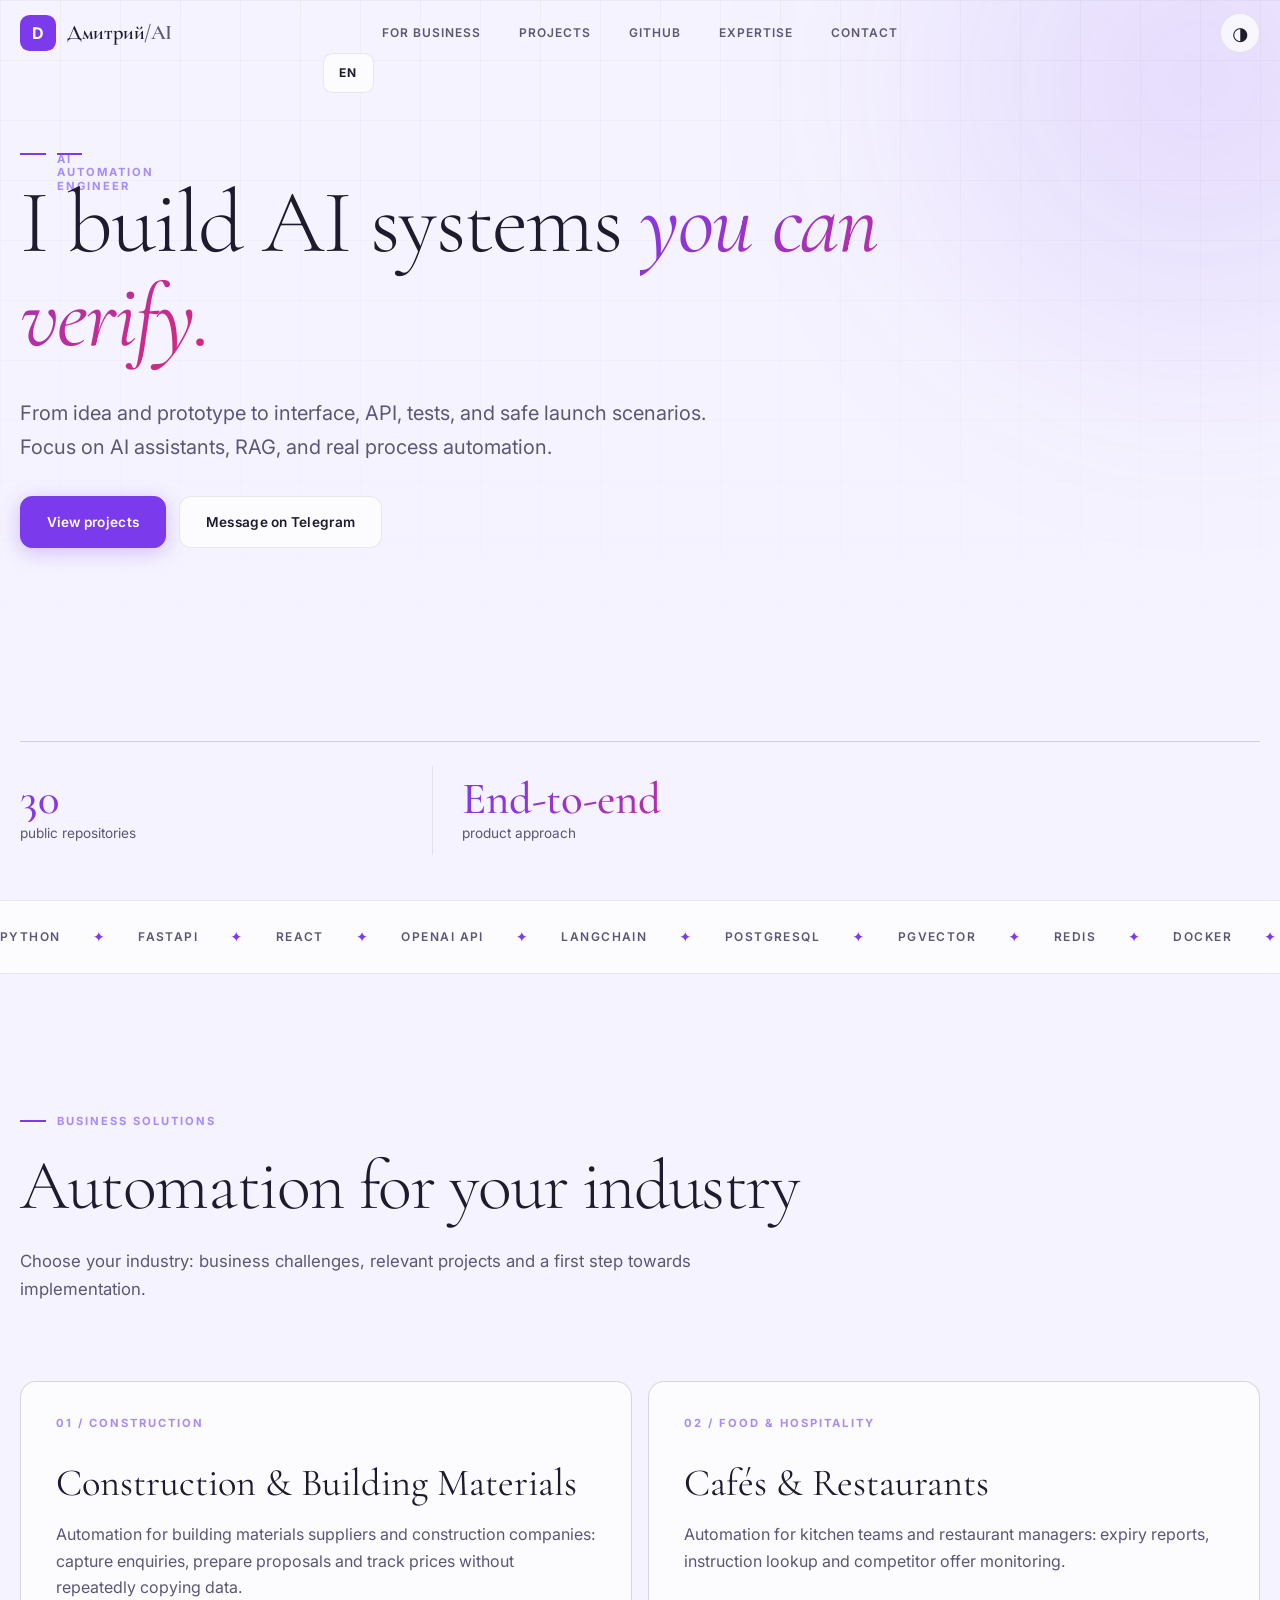
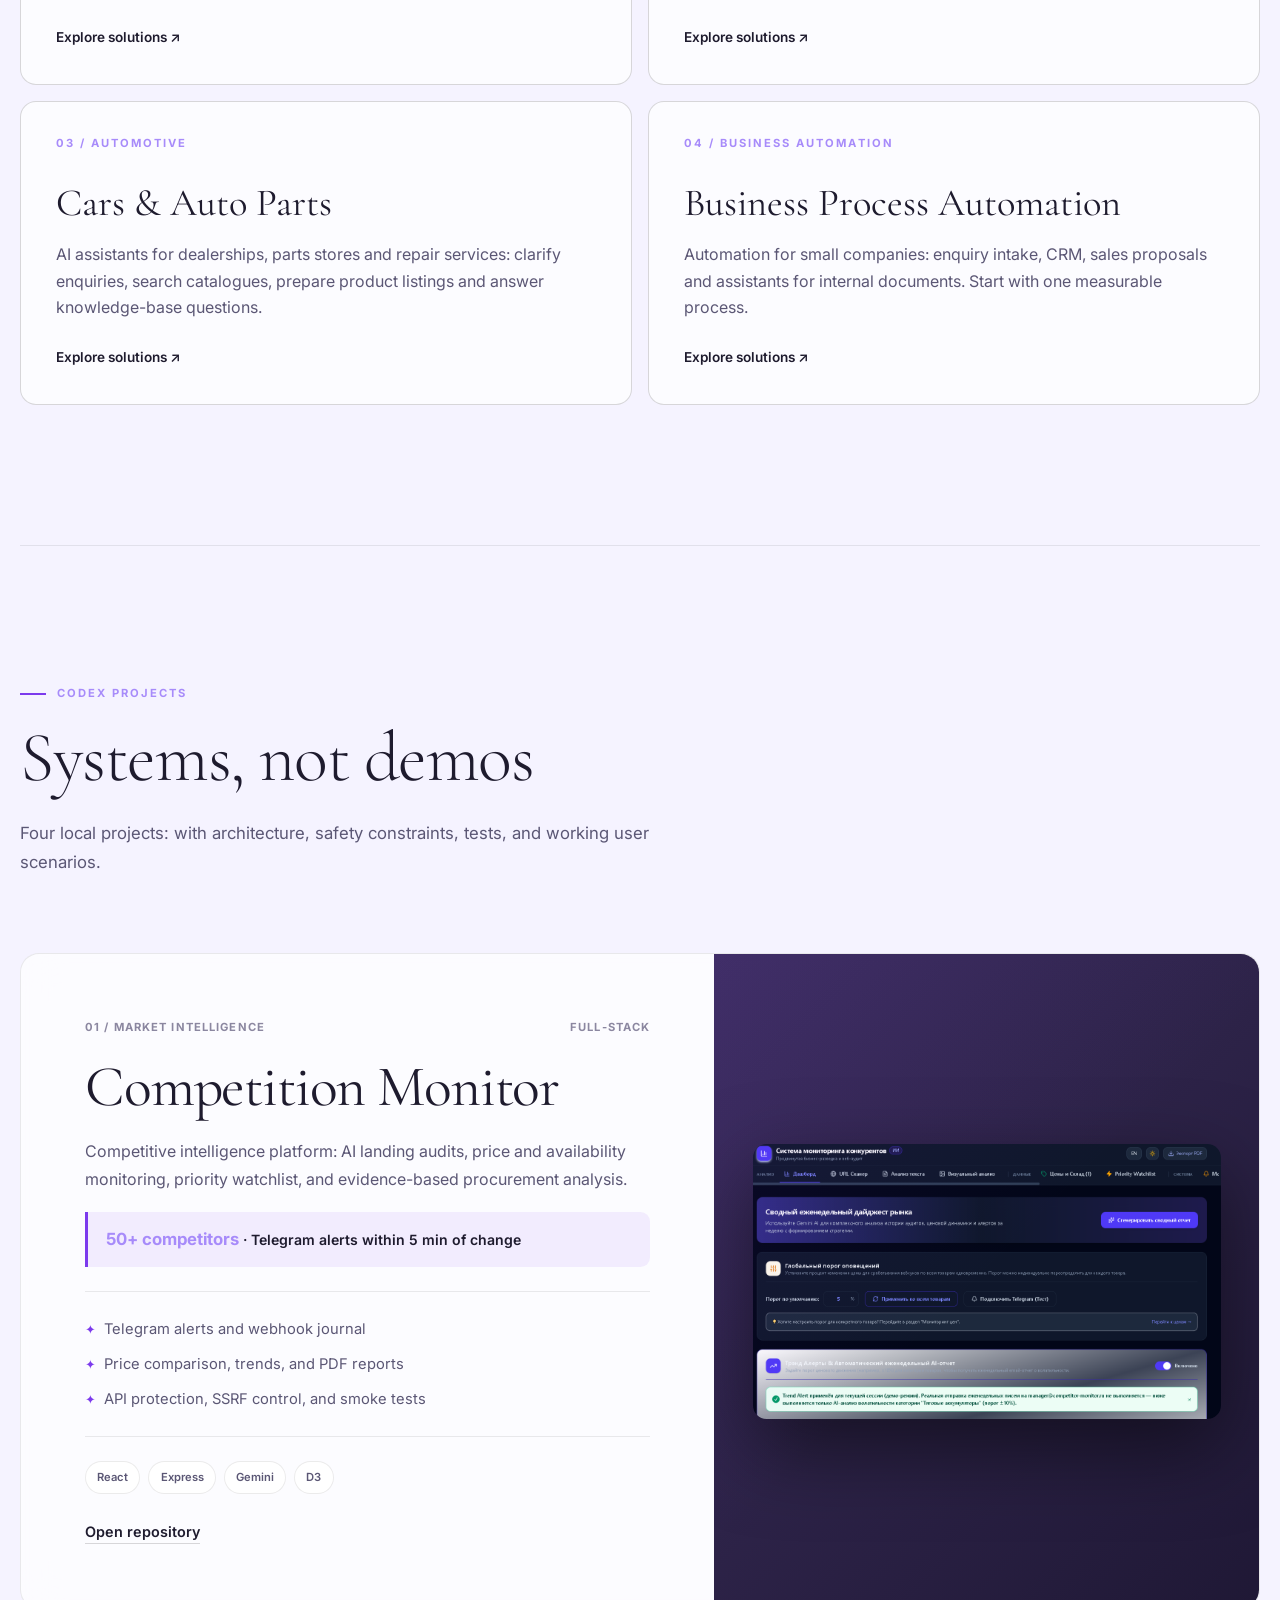
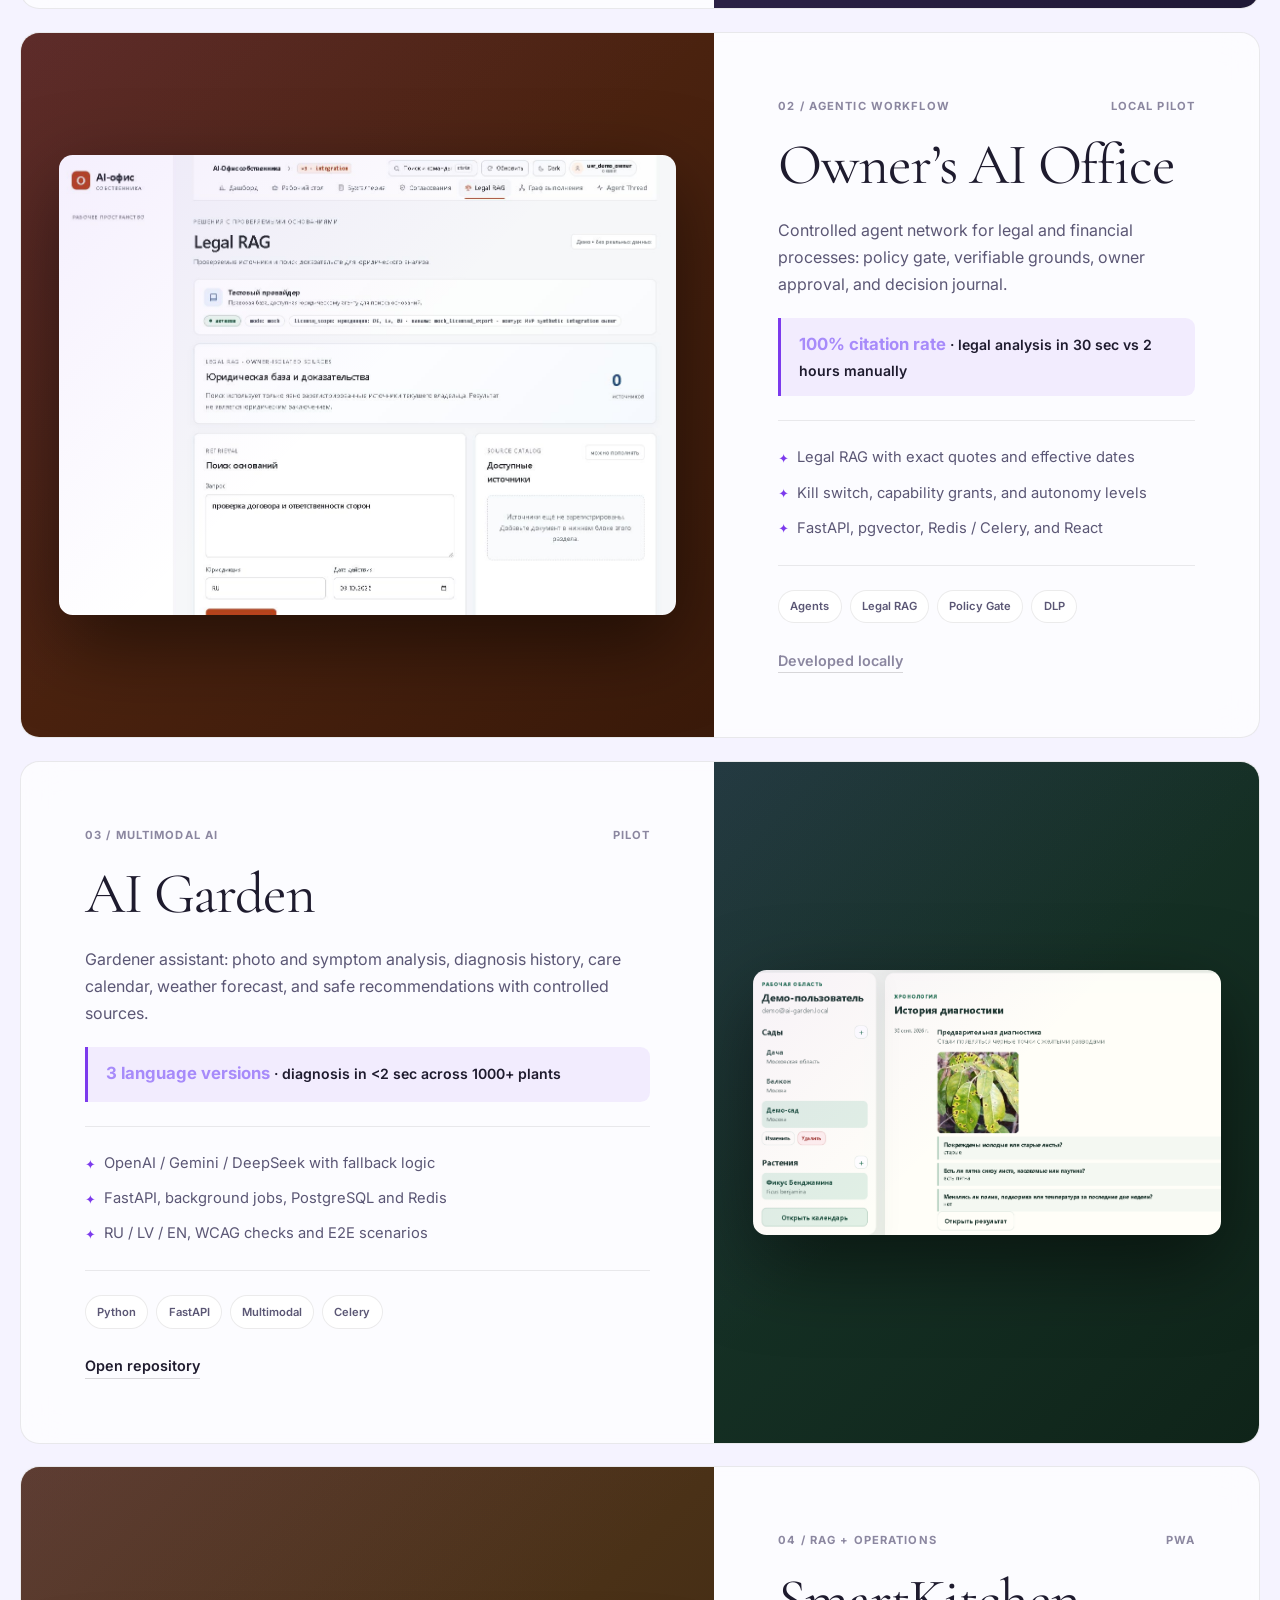
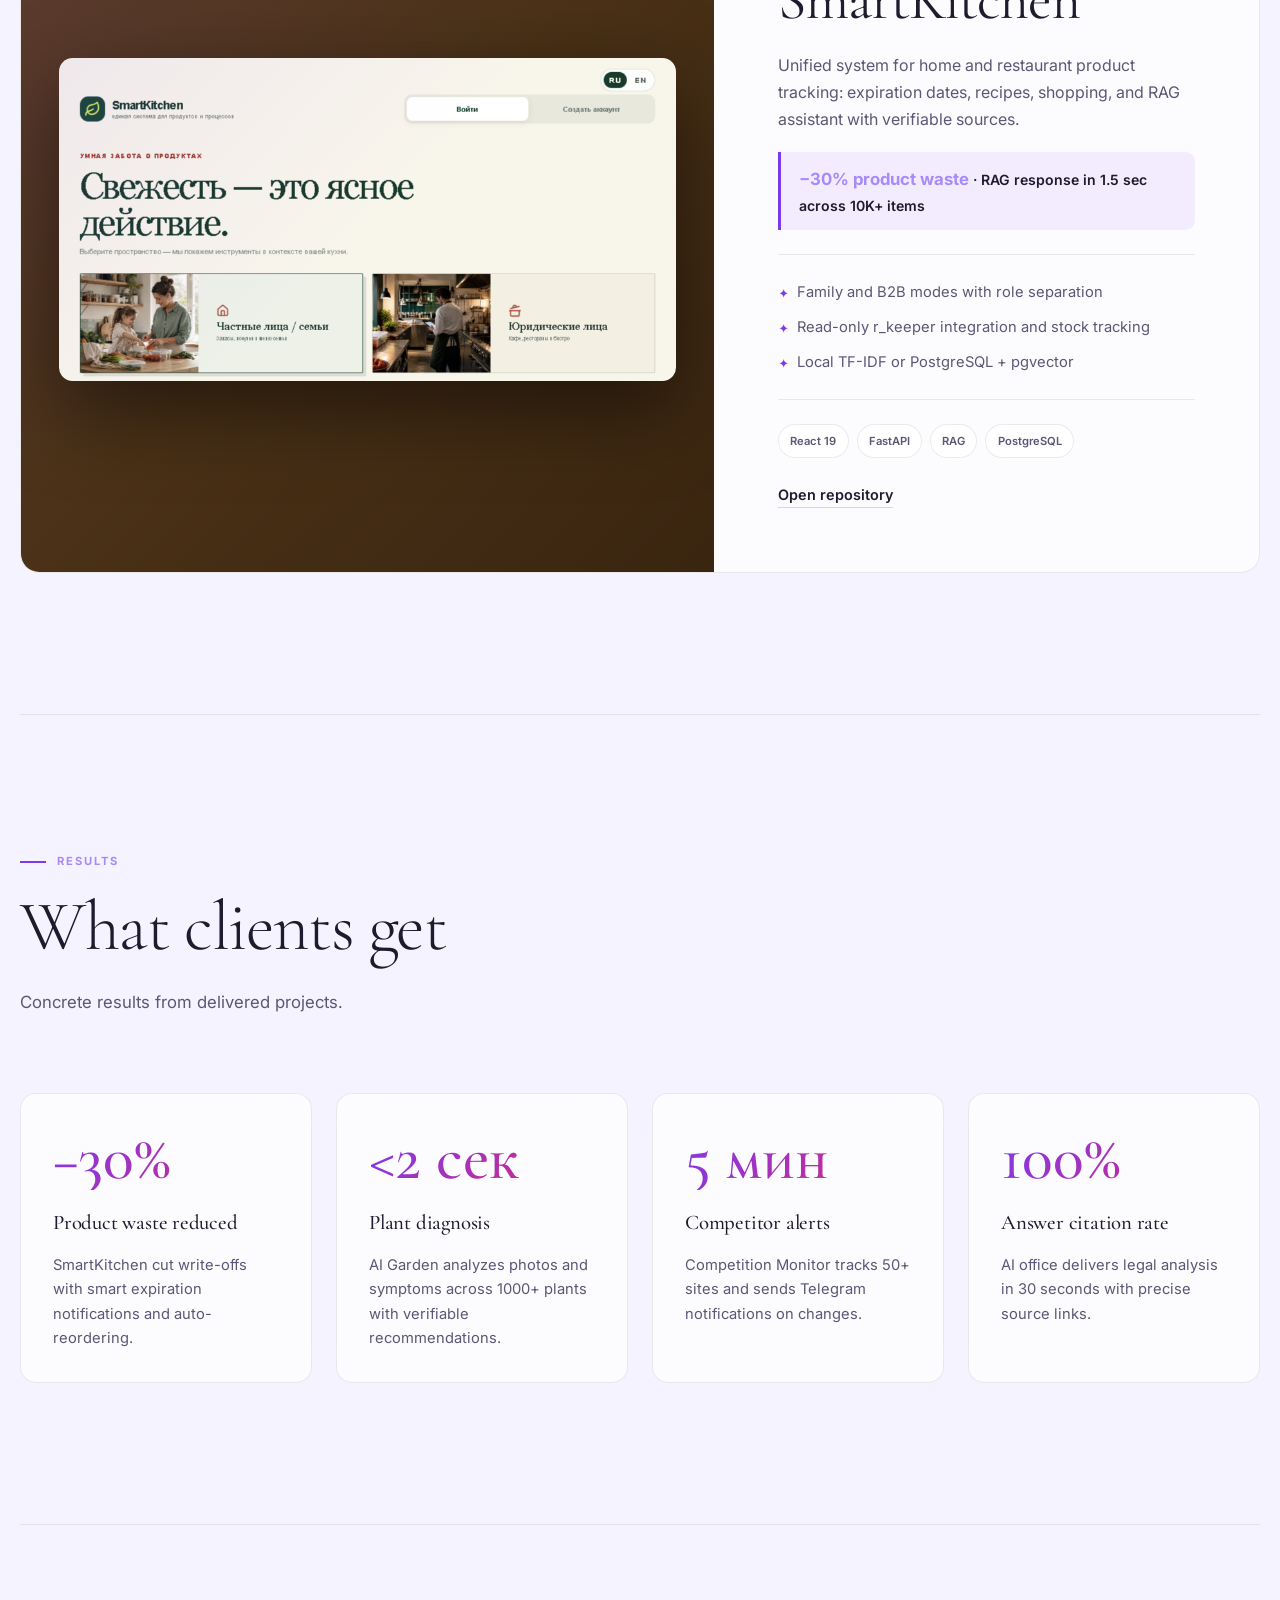
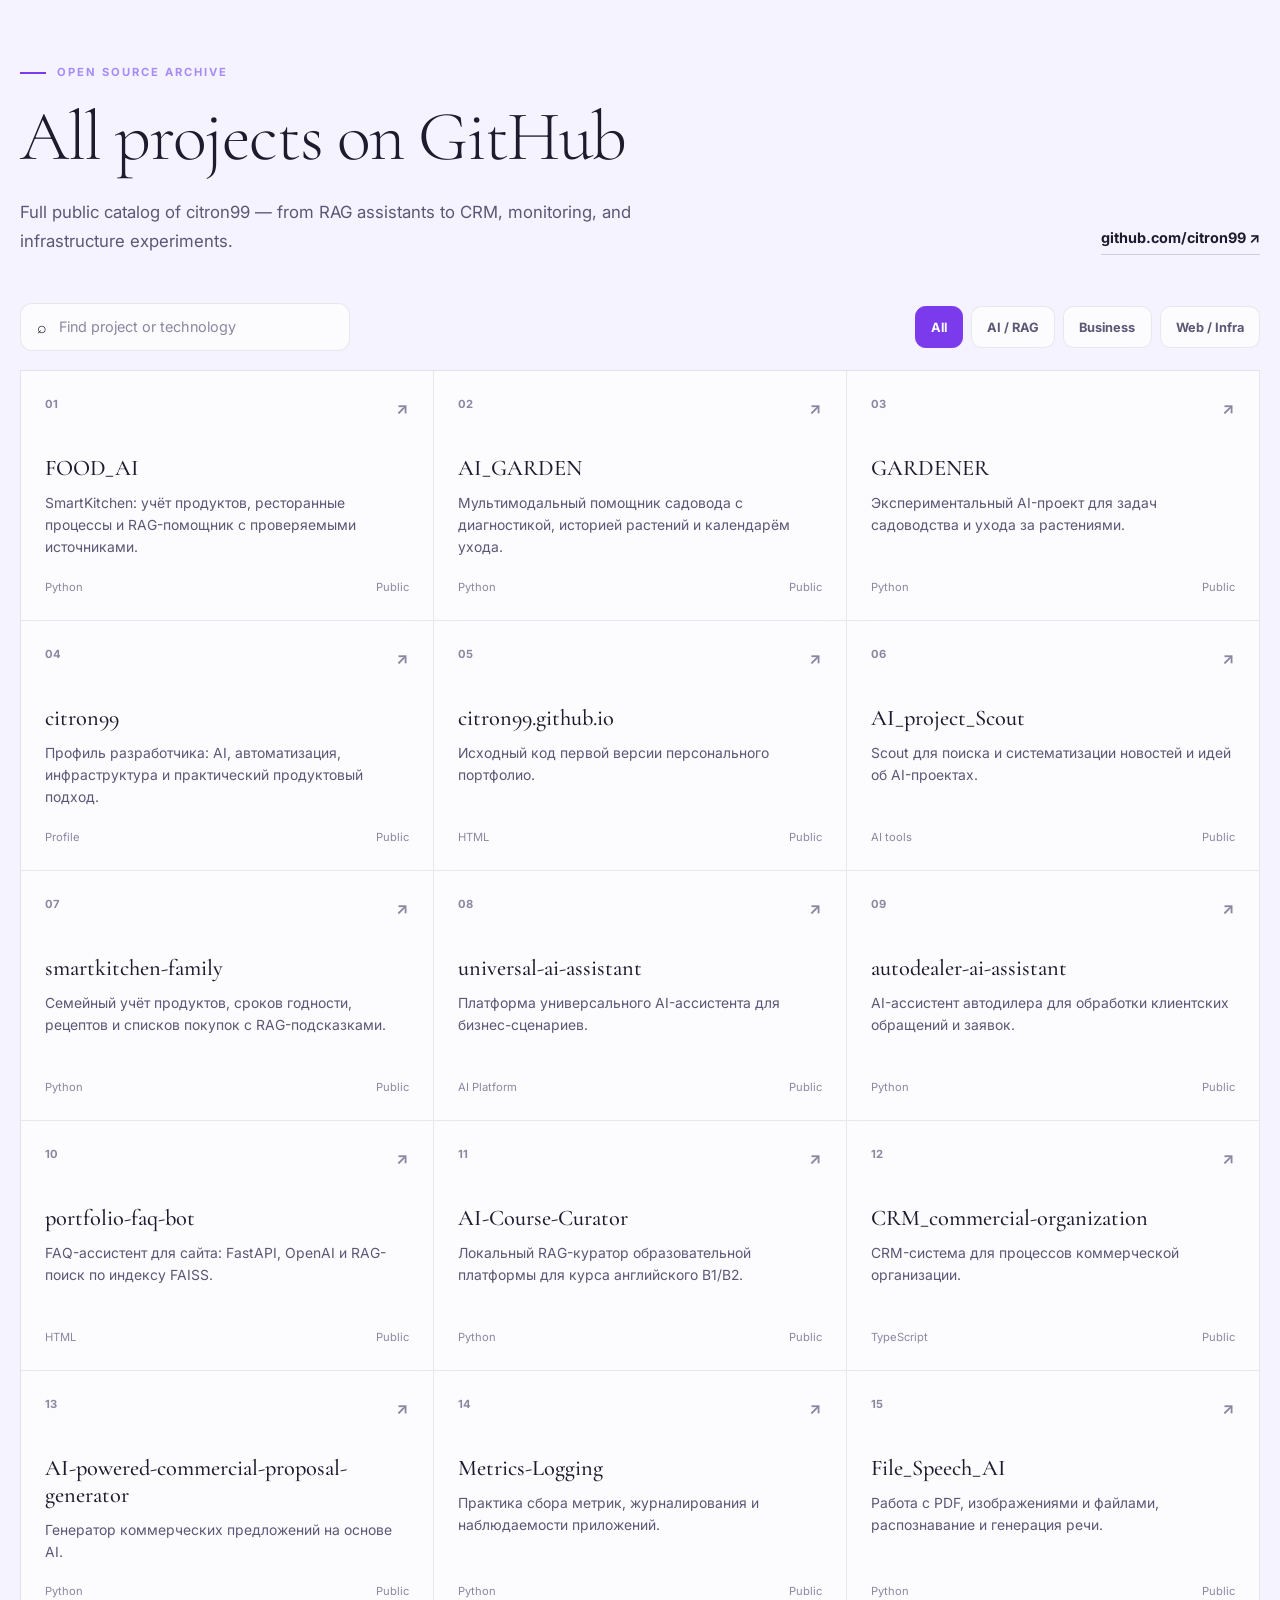
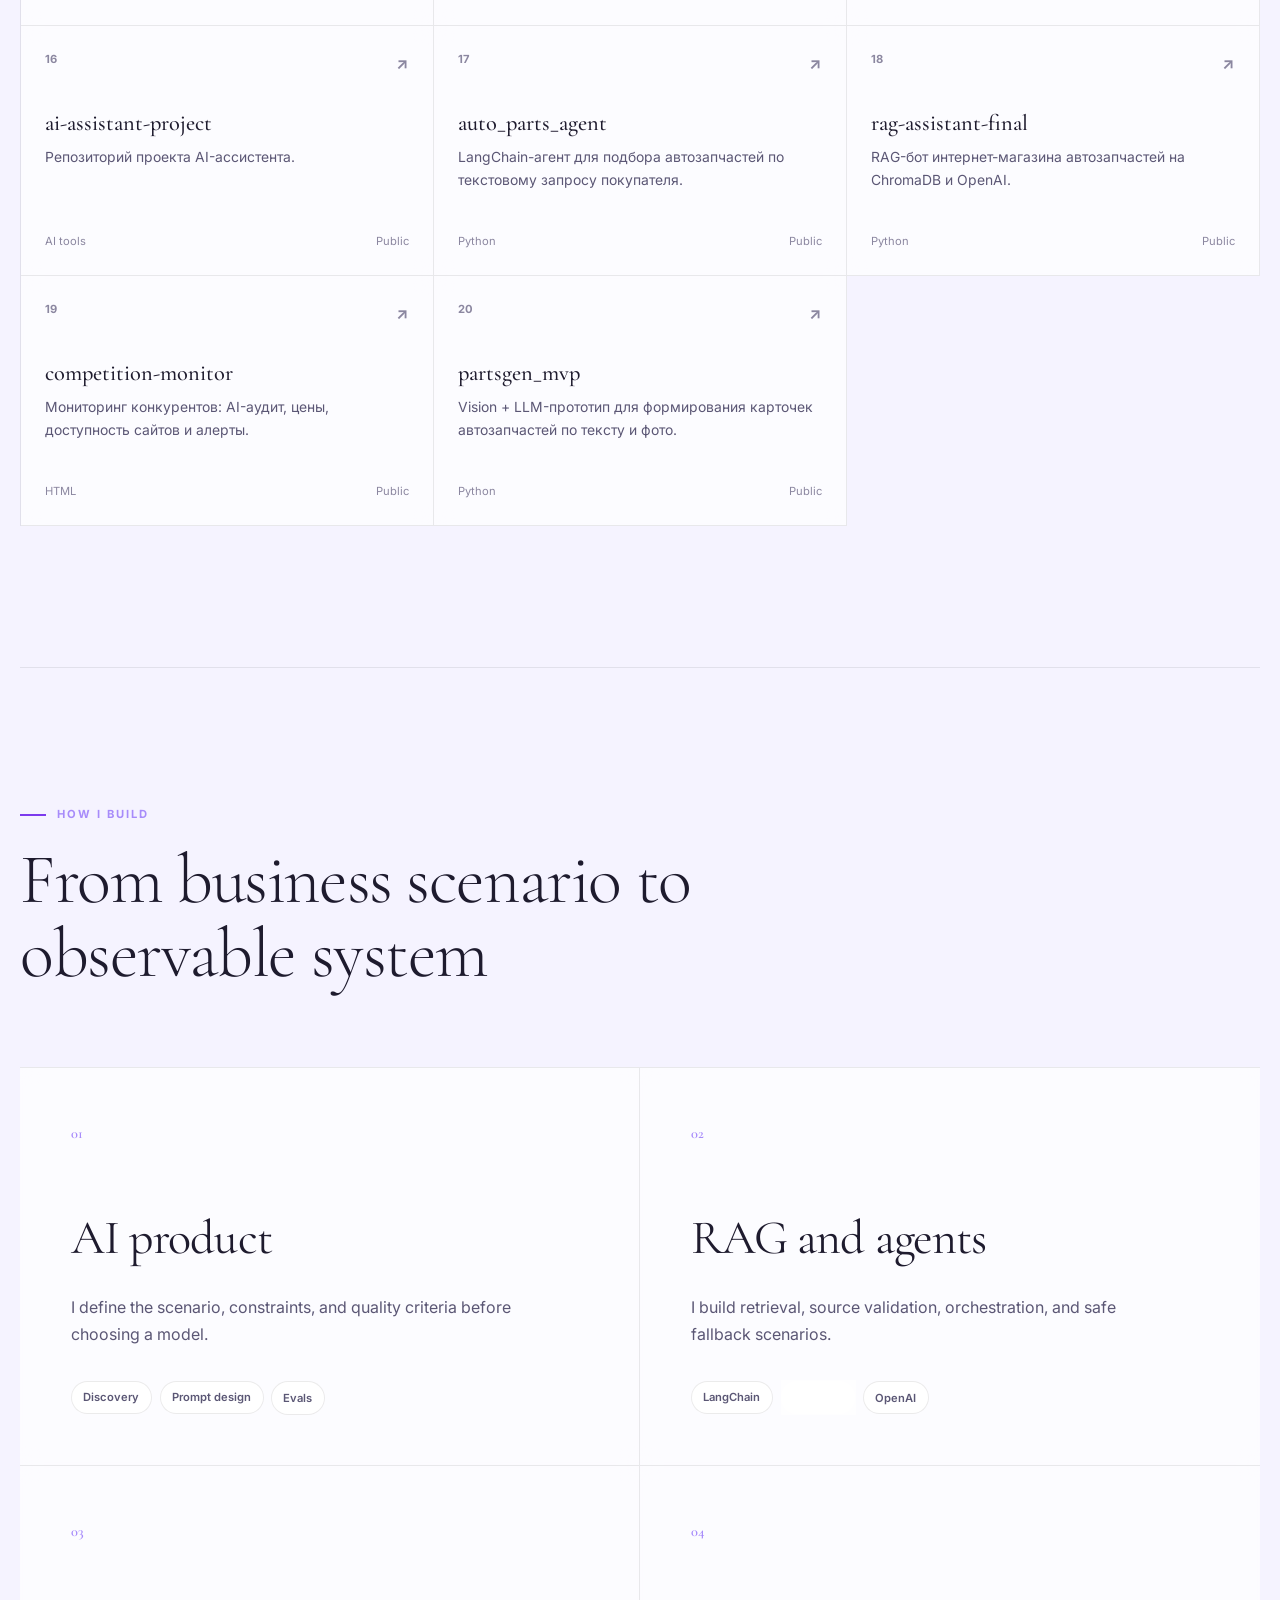
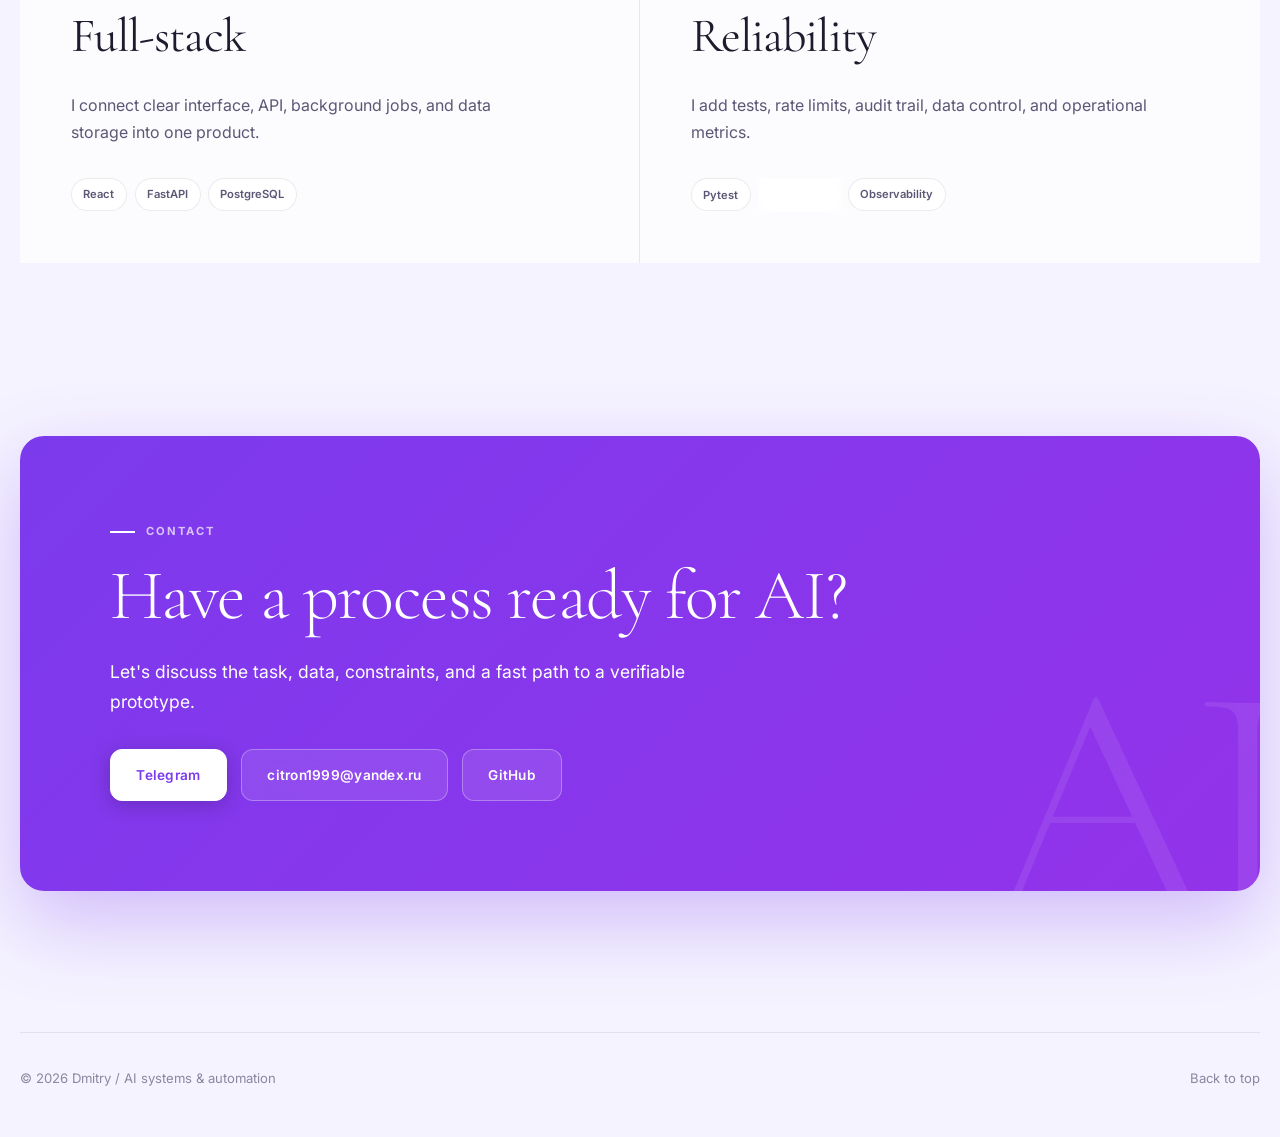
<file: index.html>
<!doctype html>
<html lang="ru" data-theme="dark">
<head>
  <meta charset="utf-8">
  <meta name="viewport" content="width=device-width, initial-scale=1">
  <meta name="description" content="Портфолио Дмитрия: AI-ассистенты, RAG-системы и автоматизация бизнес-процессов.">
  <meta name="theme-color" content="#0c081a">

  <meta property="og:type" content="website">
  <meta property="og:locale" content="ru_RU">
  <meta property="og:title" content="Дмитрий — AI systems & automation">
  <meta property="og:description" content="AI-ассистенты, RAG-системы и автоматизация бизнес-процессов. От прототипа до продакшна.">
  <meta property="og:image" content="https://citron99.github.io/assets/og-preview.png">
  <meta property="og:image:width" content="1200">
  <meta property="og:image:height" content="630">
  <meta property="og:url" content="https://citron99.github.io/">
  <meta property="og:site_name" content="Dmitry AI Portfolio">

  <meta name="twitter:card" content="summary_large_image">
  <meta name="twitter:title" content="Дмитрий — AI systems & automation">
  <meta name="twitter:description" content="AI-ассистенты, RAG-системы и автоматизация бизнес-процессов.">
  <meta name="twitter:image" content="https://citron99.github.io/assets/og-preview.png">

  <title>Дмитрий — AI systems & automation</title>
  <link rel="preconnect" href="https://fonts.googleapis.com">
  <link rel="preconnect" href="https://fonts.gstatic.com" crossorigin>
  <link href="https://fonts.googleapis.com/css2?family=Inter:wght@300;400;500;600;700&family=Cormorant+Garamond:ital,wght@0,300;0,400;0,500;0,600;1,300;1,400&display=swap" rel="stylesheet">
  <link rel="icon" type="image/svg+xml" href="data:image/svg+xml,%3Csvg xmlns='http://www.w3.org/2000/svg' viewBox='0 0 64 64'%3E%3Crect width='64' height='64' rx='14' fill='%230c081a'/%3E%3Cpath d='M16 17h16c11 0 18 6 18 15S43 47 32 47H16V17Zm10 8v14h6c5 0 8-2 8-7s-3-7-8-7h-6Z' fill='%237c3aed'/%3E%3C/svg%3E">
  <link rel="stylesheet" href="styles.css">
  <link rel="stylesheet" href="industries.css">
  <script src="app.js?v=20261108" defer></script>
  <script src="industry-i18n.js?v=20261108" defer></script>
</head>
<body>
  <a class="skip-link" href="#content" data-i18n="skip_link">Перейти к содержанию</a>

  <header class="site-header" data-header>
    <a class="brand" href="#top" aria-label="В начало страницы">
      <span class="brand-mark">D</span>
      <span class="brand-name">Дмитрий<span data-i18n="brand_suffix">/AI</span></span>
    </a>

    <button class="menu-toggle" type="button" aria-expanded="false" aria-controls="site-nav" data-menu-toggle>
      <span></span><span></span>
      <span class="sr-only" data-i18n="open_menu">Открыть меню</span>
    </button>

    <nav class="site-nav" id="site-nav" aria-label="Основная навигация" data-nav>
      <a href="#industries">Для бизнеса</a>
      <a href="#codex" data-i18n="nav_projects">Проекты</a>
      <a href="#github" data-i18n="nav_github">GitHub</a>
      <a href="#expertise" data-i18n="nav_expertise">Компетенции</a>
      <a href="#contact" data-i18n="nav_contact">Контакты</a>
    </nav>

    <button class="theme-toggle" type="button" aria-label="Переключить цветовую тему" data-theme-toggle>
      <span aria-hidden="true" data-theme-icon>◐</span>
    </button>

    <button class="lang-toggle" type="button" aria-label="Переключить язык" data-lang-toggle>
      <span aria-hidden="true" data-lang-icon>RU</span>
    </button>
  </header>

  <main id="content">
    <section class="hero" id="top">
      <div class="hero-grid">
        <div class="hero-copy reveal">
          <p class="eyebrow"><span></span> <span data-i18n="hero_eyebrow">AI Automation Engineer</span></p>
          <h1 data-i18n="hero_title">Проектирую AI‑системы, <em>которые можно проверить.</em></h1>
          <p class="hero-lead" data-i18n="hero_lead">От идеи и прототипа до интерфейса, API, тестов и сценариев безопасного запуска. В фокусе — AI‑ассистенты, RAG и автоматизация реальных процессов.</p>
          <div class="hero-actions">
            <a class="button button-primary" href="#codex" data-i18n="hero_cta_projects">Смотреть проекты</a>
            <a class="button button-ghost" href="https://t.me/citron99" target="_blank" rel="noreferrer" data-i18n="hero_cta_telegram">Написать в Telegram</a>
          </div>
        </div>
      </div>

      <div class="hero-stats reveal" aria-label="Портфолио в цифрах">
        <div><strong>30</strong><span>публичных репозитариев</span></div>
        <div><strong>End‑to‑end</strong><span data-i18n="stat_approach">продуктовый подход</span></div>
      </div>
    </section>

    <div class="ticker-section">
      <div class="ticker-inner">
        <span>Python</span><span class="ticker-separator">✦</span>
        <span>FastAPI</span><span class="ticker-separator">✦</span>
        <span>React</span><span class="ticker-separator">✦</span>
        <span>OpenAI API</span><span class="ticker-separator">✦</span>
        <span>LangChain</span><span class="ticker-separator">✦</span>
        <span>PostgreSQL</span><span class="ticker-separator">✦</span>
        <span>pgvector</span><span class="ticker-separator">✦</span>
        <span>Redis</span><span class="ticker-separator">✦</span>
        <span>Docker</span><span class="ticker-separator">✦</span>
        <span>Playwright</span><span class="ticker-separator">✦</span>
        <span>Python</span><span class="ticker-separator">✦</span>
        <span>FastAPI</span><span class="ticker-separator">✦</span>
        <span>React</span><span class="ticker-separator">✦</span>
        <span>OpenAI API</span><span class="ticker-separator">✦</span>
        <span>LangChain</span><span class="ticker-separator">✦</span>
        <span>PostgreSQL</span><span class="ticker-separator">✦</span>
        <span>pgvector</span><span class="ticker-separator">✦</span>
        <span>Redis</span><span class="ticker-separator">✦</span>
        <span>Docker</span><span class="ticker-separator">✦</span>
        <span>Playwright</span><span class="ticker-separator">✦</span>
      </div>
    </div>

<section class="section industries-section" id="industries" aria-labelledby="industries-title"><div class="section-heading"><p class="eyebrow"><span></span> Решения для бизнеса</p><h2 id="industries-title">Автоматизация в вашей отрасли</h2><p>Выберите направление: задачи бизнеса, подходящие проекты и первый шаг к внедрению.</p></div><div class="industry-grid"><a class="industry-card" href="construction.html"><span class="eyebrow">01 / Construction</span><h3>Строительство и стройматериалы</h3><p>Автоматизация для поставщиков стройматериалов и строительных компаний: собирать обращения, готовить КП и следить за ценами без бесконечного переноса данных.</p><span class="industry-arrow">Посмотреть решения ↗</span></a><a class="industry-card" href="restaurants.html"><span class="eyebrow">02 / Food & Hospitality</span><h3>Кафе и рестораны</h3><p>Автоматизация повседневных задач кухни и управляющего: отчёты по срокам годности, поиск по инструкциям и контроль предложений конкурентов.</p><span class="industry-arrow">Посмотреть решения ↗</span></a><a class="industry-card" href="automotive.html"><span class="eyebrow">03 / Automotive</span><h3>Автомобили и автозапчасти</h3><p>AI-ассистенты для автодилеров, магазинов запчастей и сервиса: уточнение запроса, поиск по каталогу, подготовка карточек и ответы по базе знаний.</p><span class="industry-arrow">Посмотреть решения ↗</span></a><a class="industry-card" href="automation.html"><span class="eyebrow">04 / Business Automation</span><h3>Автоматизация бизнес-процессов</h3><p>Автоматизация для небольших компаний: приём заявок, CRM, коммерческие предложения и помощники по внутренним документам. Начинаем с одного измеримого процесса.</p><span class="industry-arrow">Посмотреть решения ↗</span></a></div></section>
    <section class="section projects-section" id="codex">
      <div class="section-heading reveal">
        <p class="eyebrow"><span></span> Codex projects</p>
        <h2 data-i18n="projects_title">Системы, а не демо‑экраны</h2>
        <p data-i18n="projects_subtitle">Четыре локальных проекта: с архитектурой, защитными ограничениями, тестами и рабочими пользовательскими сценариями.</p>
      </div>

      <article class="case-card case-violet reveal">
        <div class="case-visual">
          <img src="assets/competition-monitor.png" alt="Дашборд системы мониторинга конкурентов с графиками и алертами" width="1264" height="743" loading="lazy">
        </div>
        <div class="case-copy">
          <div class="case-meta"><span>01 / Market Intelligence</span><span>Full‑stack</span></div>
          <h3>Competition Monitor</h3>
          <p data-i18n="case3_desc">Платформа конкурентной разведки: AI‑аудит лендингов, мониторинг цен и доступности, приоритетный вотчлист и доказательный анализ закупок.</p>
          <div class="case-metric"><strong data-i18n="case3_metric_strong">50+ конкурентов</strong> · <span data-i18n="case3_metric">алерты в Telegram за 5 мин после изменения</span></div>
          <ul class="case-points">
            <li data-i18n="case3_point1">Алерты в Telegram и webhook‑журнал</li>
            <li data-i18n="case3_point2">Сравнение цен, тренды и PDF‑отчёты</li>
            <li data-i18n="case3_point3">Защита API, SSRF‑контроль и smoke‑тесты</li>
          </ul>
          <div class="tag-row"><span>React</span><span>Express</span><span>Gemini</span><span>D3</span></div>
          <a class="text-link" href="https://github.com/citron99/competition-monitor" target="_blank" rel="noreferrer" data-i18n="case_repo_link">Открыть репозиторий <span aria-hidden="true">↗</span></a>
        </div>
      </article>

      <article class="case-card case-orange reveal">
        <div class="case-visual">
          <img src="assets/ai-office.jpg" alt="Интерфейс Legal RAG в AI-офисе собственника" width="1265" height="1701" loading="lazy">
        </div>
        <div class="case-copy">
          <div class="case-meta"><span>02 / Agentic workflow</span><span data-i18n="case4_status">Локальный пилот</span></div>
          <h3>AI‑офис собственника</h3>
          <p data-i18n="case4_desc">Контролируемая сеть агентов для юридических и финансовых процессов: policy gate, проверяемые основания, согласование владельцем и журнал решений.</p>
          <div class="case-metric"><strong data-i18n="case4_metric_strong">100% цитируемость</strong> · <span data-i18n="case4_metric">юридический анализ за 30 сек vs 2 часа вручную</span></div>
          <ul class="case-points">
            <li data-i18n="case4_point1">Legal RAG с точными цитатами и датой действия</li>
            <li data-i18n="case4_point2">Kill switch, capability grants и уровни автономности</li>
            <li data-i18n="case4_point3">FastAPI, pgvector, Redis / Celery и React</li>
          </ul>
          <div class="tag-row"><span>Agents</span><span>Legal RAG</span><span>Policy Gate</span><span>DLP</span></div>
          <span class="text-link text-link-muted" data-i18n="case4_status_link">Разрабатывается локально</span>
        </div>
      </article>

      <article class="case-card case-green reveal">
        <div class="case-visual">
          <img src="assets/ai-garden.png" alt="Интерфейс AI Garden с садом, растением и формой диагностики" width="1099" height="623" loading="lazy">
        </div>
        <div class="case-copy">
          <div class="case-meta"><span>03 / Multimodal AI</span><span data-i18n="case1_status">Пилот</span></div>
          <h3>AI Garden</h3>
          <p data-i18n="case1_desc">Помощник садовода: анализ фотографий и симптомов, история диагностики, календарь ухода, прогноз погоды и безопасные рекомендации с контролируемыми источниками.</p>
          <div class="case-metric"><strong data-i18n="case1_metric_strong">3 языковые версии</strong> · <span data-i18n="case1_metric">диагностика за &lt;2 сек по 1000+ растений</span></div>
          <ul class="case-points">
            <li data-i18n="case1_point1">OpenAI / Gemini / DeepSeek с fallback‑логикой</li>
            <li data-i18n="case1_point2">FastAPI, фоновые задания, PostgreSQL и Redis</li>
            <li data-i18n="case1_point3">RU / LV / EN, WCAG‑проверки и E2E‑сценарии</li>
          </ul>
          <div class="tag-row"><span>Python</span><span>FastAPI</span><span>Multimodal</span><span>Celery</span></div>
          <a class="text-link" href="https://github.com/citron99/AI_GARDEN" target="_blank" rel="noreferrer" data-i18n="case_repo_link">Открыть репозиторий <span aria-hidden="true">↗</span></a>
        </div>
      </article>

      <article class="case-card case-amber reveal">
        <div class="case-visual">
          <img src="assets/smart-kitchen.png" alt="Семья готовит на светлой кухне — визуальный образ проекта SmartKitchen" width="959" height="502" loading="lazy">
        </div>
        <div class="case-copy">
          <div class="case-meta"><span>04 / RAG + Operations</span><span>PWA</span></div>
          <h3>SmartKitchen</h3>
          <p data-i18n="case2_desc">Единая система для домашнего и ресторанного учёта продуктов: сроки годности, рецепты, покупки и RAG‑помощник с проверяемыми источниками.</p>
          <div class="case-metric"><strong data-i18n="case2_metric_strong">−30% потерь продуктов</strong> · <span data-i18n="case2_metric">RAG-ответ за 1.5 сек по 10K+ позиций</span></div>
          <ul class="case-points">
            <li data-i18n="case2_point1">Семейный и B2B‑режимы с разграничением ролей</li>
            <li data-i18n="case2_point2">Read‑only интеграция r_keeper и учёт остатков</li>
            <li data-i18n="case2_point3">Локальный TF‑IDF или PostgreSQL + pgvector</li>
          </ul>
          <div class="tag-row"><span>React 19</span><span>FastAPI</span><span>RAG</span><span>PostgreSQL</span></div>
          <a class="text-link" href="https://github.com/citron99/FOOD_AI" target="_blank" rel="noreferrer" data-i18n="case_repo_link">Открыть репозиторий <span aria-hidden="true">↗</span></a>
        </div>
      </article>
    </section>

    <section class="section proof-section" id="proof">
      <div class="section-heading reveal">
        <p class="eyebrow"><span></span> Results</p>
        <h2 data-i18n="proof_title">Что получают клиенты</h2>
        <p data-i18n="proof_subtitle">Конкретные результаты из реализованных проектов.</p>
      </div>

      <div class="proof-grid">
        <article class="proof-card reveal">
          <div class="proof-number">−30%</div>
          <h3 data-i18n="proof1_title">Потерь продуктов</h3>
          <p data-i18n="proof1_desc">SmartKitchen сократил списания за счёт умных уведомлений о сроках годности и автозаказа.</p>
        </article>
        <article class="proof-card reveal">
          <div class="proof-number">&lt;2 сек</div>
          <h3 data-i18n="proof2_title">Диагностика растений</h3>
          <p data-i18n="proof2_desc">AI Garden анализирует фото и симптомы по базе 1000+ растений с проверяемыми рекомендациями.</p>
        </article>
        <article class="proof-card reveal">
          <div class="proof-number">5 мин</div>
          <h3 data-i18n="proof3_title">Алерты о конкурентах</h3>
          <p data-i18n="proof3_desc">Competition Monitor отслеживает 50+ сайтов и отправляет уведомления в Telegram при изменениях.</p>
        </article>
        <article class="proof-card reveal">
          <div class="proof-number">100%</div>
          <h3 data-i18n="proof4_title">Цитируемость ответов</h3>
          <p data-i18n="proof4_desc">AI-офис предоставляет юридический анализ за 30 секунд с точными ссылками на источники.</p>
        </article>
      </div>
    </section>

    <section class="section github-section" id="github">
      <div class="github-head reveal">
        <div class="section-heading compact">
          <p class="eyebrow"><span></span> Open source archive</p>
          <h2 data-i18n="github_title">Все проекты на GitHub</h2>
          <p data-i18n="github_subtitle">Полный публичный каталог citron99 — от RAG‑ассистентов до CRM, мониторинга и инфраструктурных экспериментов.</p>
        </div>
        <a class="github-profile" href="https://github.com/citron99" target="_blank" rel="noreferrer">github.com/citron99 <span aria-hidden="true">↗</span></a>
      </div>

      <div class="repo-controls reveal">
        <label class="repo-search">
          <span class="sr-only" data-i18n="search_label">Найти проект</span>
          <span aria-hidden="true">⌕</span>
          <input type="search" placeholder="Найти проект или технологию" autocomplete="off" data-repo-search data-i18n-placeholder="search_placeholder">
        </label>
        <div class="repo-filters" role="group" aria-label="Фильтр проектов">
          <button class="is-active" type="button" data-filter="all" data-i18n="filter_all">Все <span>20</span></button>
          <button type="button" data-filter="ai">AI / RAG</button>
          <button type="button" data-filter="business">Business</button>
          <button type="button" data-filter="web">Web / Infra</button>
        </div>
      </div>

      <div class="repo-grid" data-repo-grid aria-live="polite"></div>
      <p class="repo-empty" data-repo-empty hidden>По этому запросу проектов не найдено.</p>
    </section>

    <section class="section expertise-section" id="expertise">
      <div class="section-heading reveal">
        <p class="eyebrow"><span></span> How I build</p>
        <h2 data-i18n="expertise_title">От бизнес‑сценария до наблюдаемой системы</h2>
      </div>

      <div class="expertise-grid">
        <article class="expertise-card reveal">
          <span class="expertise-index">01</span>
          <h3 data-i18n="expertise1_title">AI‑продукт</h3>
          <p data-i18n="expertise1_desc">Формулирую сценарий, ограничения и критерии качества до выбора модели.</p>
          <div class="tag-row"><span>Discovery</span><span>Prompt design</span><span>Evals</span></div>
        </article>
        <article class="expertise-card reveal">
          <span class="expertise-index">02</span>
          <h3 data-i18n="expertise2_title">RAG и агенты</h3>
          <p data-i18n="expertise2_desc">Строю retrieval, валидацию источников, оркестрацию и безопасные fallback‑сценарии.</p>
          <div class="tag-row"><span>LangChain</span><span>pgvector</span><span>OpenAI</span></div>
        </article>
        <article class="expertise-card reveal">
          <span class="expertise-index">03</span>
          <h3 data-i18n="expertise3_title">Full‑stack</h3>
          <p data-i18n="expertise3_desc">Связываю понятный интерфейс, API, фоновые задачи и хранение данных в один продукт.</p>
          <div class="tag-row"><span>React</span><span>FastAPI</span><span>PostgreSQL</span></div>
        </article>
        <article class="expertise-card reveal">
          <span class="expertise-index">04</span>
          <h3 data-i18n="expertise4_title">Надёжность</h3>
          <p data-i18n="expertise4_desc">Добавляю тесты, rate limits, audit trail, контроль данных и эксплуатационные метрики.</p>
          <div class="tag-row"><span>Pytest</span><span>Playwright</span><span>Observability</span></div>
        </article>
      </div>
    </section>

    <section class="section contact-section" id="contact">
      <div class="contact-card reveal">
        <p class="eyebrow"><span></span> Contact</p>
        <h2 data-i18n="contact_title">Есть процесс, который пора отдать AI?</h2>
        <p data-i18n="contact_subtitle">Обсудим задачу, данные, ограничения и быстрый путь к проверяемому прототипу.</p>
        <div class="contact-actions">
          <a class="button button-primary" href="https://t.me/citron99" target="_blank" rel="noreferrer">Telegram</a>
          <a class="button button-ghost" href="mailto:citron1999@yandex.ru">citron1999@yandex.ru</a>
          <a class="button button-ghost" href="https://github.com/citron99" target="_blank" rel="noreferrer">GitHub</a>
        </div>
      </div>
    </section>
  </main>

  <footer class="site-footer">
    <span>© <span data-year></span> <span data-i18n="footer_text">Дмитрий / AI systems & automation</span></span>
    <a href="#top" data-i18n="footer_back">Наверх <span aria-hidden="true">↑</span></a>
  </footer>
</body>
</html>
</file>
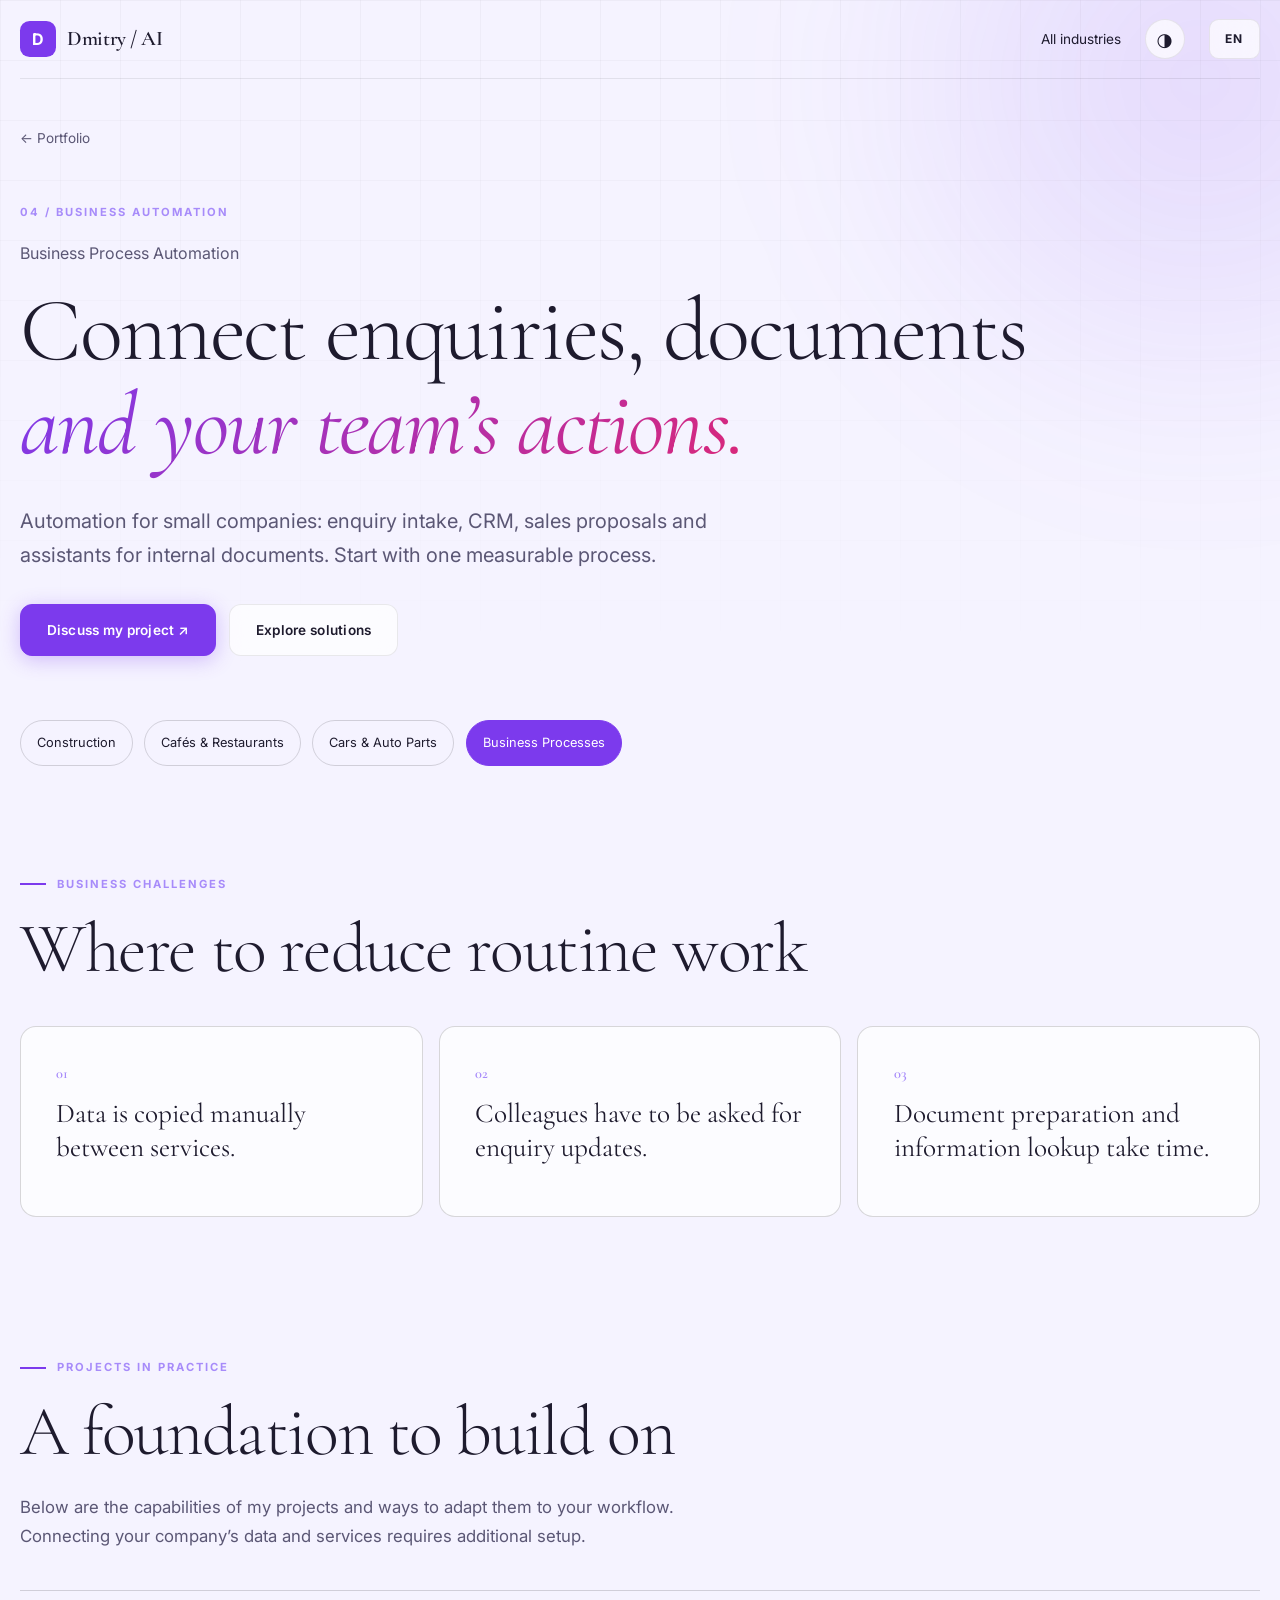
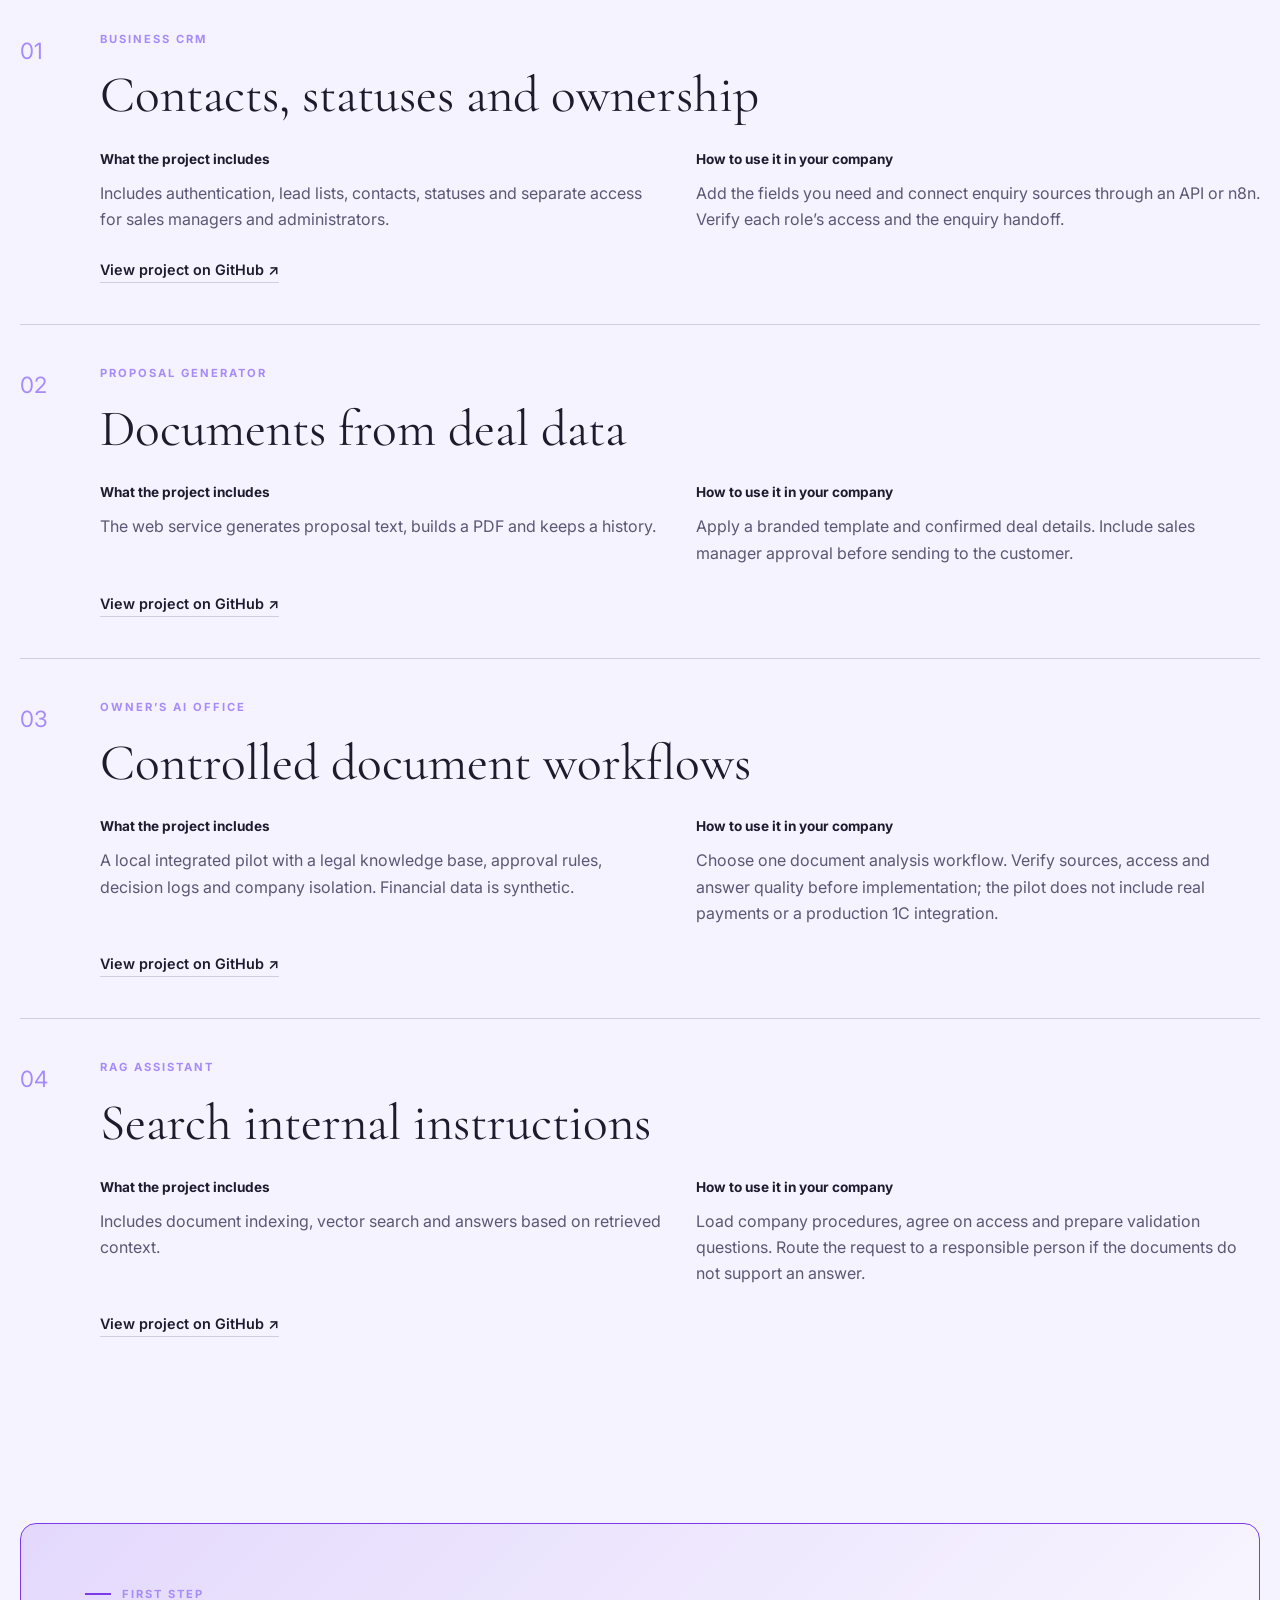
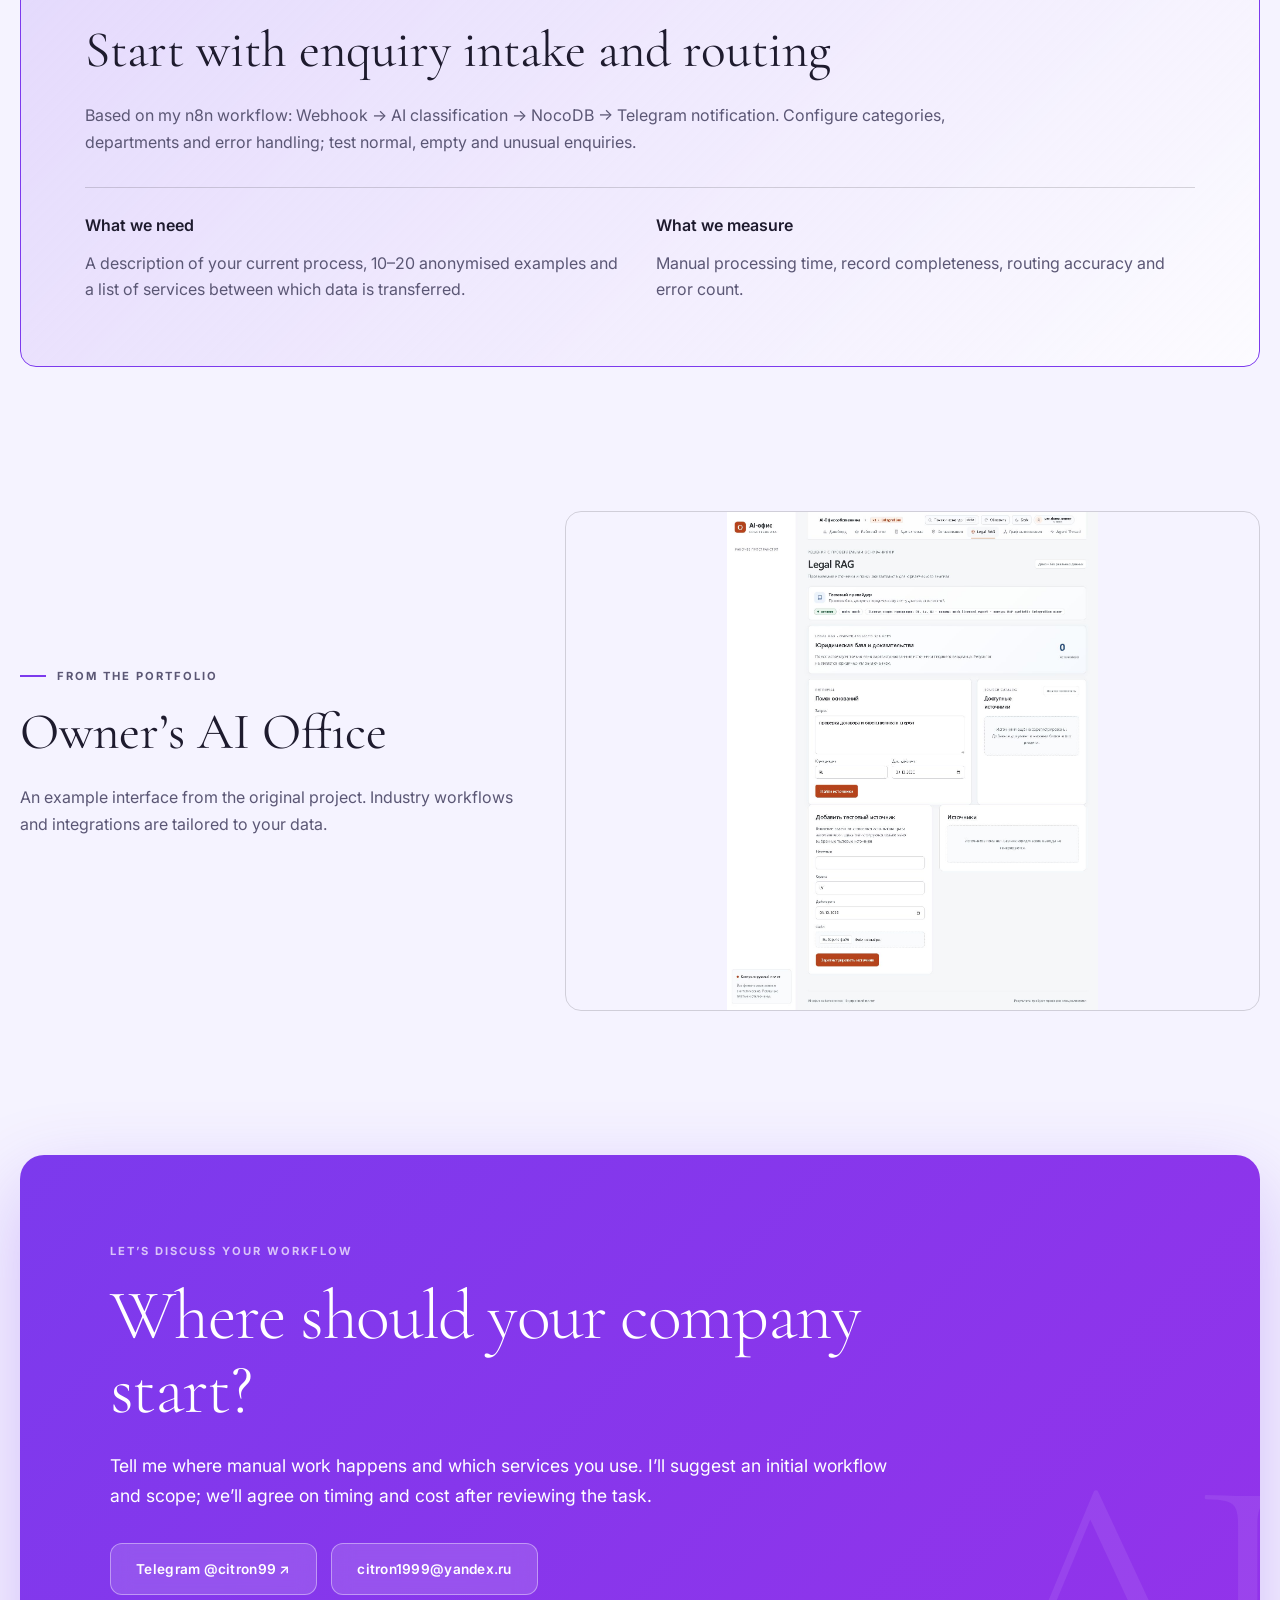
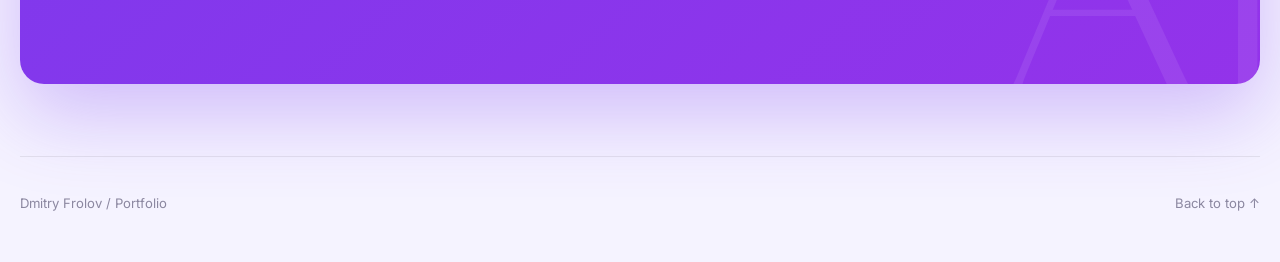
<file: automation.html>
<!doctype html>
<html lang="ru" data-theme="dark"><head><meta charset="utf-8"><meta name="viewport" content="width=device-width, initial-scale=1"><title>Автоматизация бизнес-процессов — автоматизация | Дмитрий Фролов</title><meta name="description" content="Автоматизация для небольших компаний: приём заявок, CRM, коммерческие предложения и помощники по внутренним документам. Начинаем с одного измеримого процесса."><meta name="theme-color" content="#0c081a"><link rel="canonical" href="https://citron99.github.io/automation.html"><meta property="og:title" content="Автоматизация бизнес-процессов — автоматизация"><meta property="og:description" content="Автоматизация для небольших компаний: приём заявок, CRM, коммерческие предложения и помощники по внутренним документам. Начинаем с одного измеримого процесса."><meta property="og:type" content="website"><meta property="og:url" content="https://citron99.github.io/automation.html"><meta property="og:image" content="https://citron99.github.io/assets/ai-office.jpg"><link rel="preconnect" href="https://fonts.googleapis.com"><link rel="preconnect" href="https://fonts.gstatic.com" crossorigin><link href="https://fonts.googleapis.com/css2?family=Inter:wght@400;500;600;700&family=Cormorant+Garamond:ital,wght@0,400;0,500;1,400&display=swap" rel="stylesheet"><link rel="stylesheet" href="styles.css"><link rel="stylesheet" href="industries.css"><script src="industries.js" defer></script><script src="industry-i18n.js?v=20261108" defer></script></head>
<body class="industry-page"><a class="skip-link" href="#content">Перейти к содержанию</a>
<header class="industry-header"><a class="brand" href="index.html"><span class="brand-mark">D</span><span>Дмитрий / AI</span></a><a href="index.html#industries">Все направления</a><button class="theme-toggle" type="button" aria-label="Переключить цветовую тему" data-industry-theme>◐</button><button class="lang-toggle industry-lang" type="button" aria-label="Переключить язык" data-industry-lang>RU</button></header>
<main id="content"><section class="hero industry-hero"><a class="back-link" href="index.html">← Портфолио</a><p class="eyebrow">04 / Business Automation</p><p class="industry-category">Автоматизация бизнес-процессов</p><h1>Связать обращения, документы <em>и действия команды.</em></h1><p class="hero-lead">Автоматизация для небольших компаний: приём заявок, CRM, коммерческие предложения и помощники по внутренним документам. Начинаем с одного измеримого процесса.</p><div class="hero-actions"><a class="button button-primary" href="https://t.me/citron99" target="_blank" rel="noreferrer">Обсудить мою задачу ↗</a><a class="button button-ghost" href="#solutions">Посмотреть решения</a></div><nav class="industry-switch" aria-label="Направления автоматизации"><a href="construction.html">Строительство</a><a href="restaurants.html">Кафе и рестораны</a><a href="automotive.html">Автомобили и запчасти</a><a href="automation.html" aria-current="page">Бизнес-процессы</a></nav></section>
<section class="section industry-pains"><div class="section-heading"><p class="eyebrow"><span></span> Задачи бизнеса</p><h2>Где можно убрать рутину</h2></div><div class="industry-grid pains-grid"><article class="industry-card"><span class="expertise-index">01</span><h3>Данные вручную переносят между сервисами.</h3></article><article class="industry-card"><span class="expertise-index">02</span><h3>Статус обращения приходится уточнять у коллег.</h3></article><article class="industry-card"><span class="expertise-index">03</span><h3>Подготовка документов и поиск информации занимают время.</h3></article></div></section>
<section class="section industry-solutions" id="solutions"><div class="section-heading"><p class="eyebrow"><span></span> Проекты и применение</p><h2>Основа уже есть</h2><p>Ниже — возможности моих проектов и то, как их можно адаптировать под ваш процесс. Подключение данных и сервисов компании входит в отдельную настройку.</p></div>
<article class="solution-card"><div class="solution-number">01</div><div><p class="eyebrow">CRM коммерческой организации</p><h3>Контакты, статусы и ответственные</h3><div class="solution-columns"><div><h4>Что есть в проекте</h4><p>Реализованы авторизация, список лидов, контакты, статусы и разделение доступа менеджера и администратора.</p></div><div><h4>Как применить в компании</h4><p>Добавить нужные поля и связать CRM с источниками обращений через API или n8n. Проверить доступ каждой роли и передачу заявки.</p></div></div><a class="text-link" href="https://github.com/citron99/CRM_commercial-organization" target="_blank" rel="noreferrer">Проект на GitHub ↗</a></div></article><article class="solution-card"><div class="solution-number">02</div><div><p class="eyebrow">Генератор КП</p><h3>Документ по данным сделки</h3><div class="solution-columns"><div><h4>Что есть в проекте</h4><p>Веб-сервис генерирует текст предложения, собирает PDF и хранит историю.</p></div><div><h4>Как применить в компании</h4><p>Применить фирменный шаблон и подтверждённые данные сделки. Согласование менеджером включить перед отправкой клиенту.</p></div></div><a class="text-link" href="https://github.com/citron99/AI-powered-commercial-proposal-generator" target="_blank" rel="noreferrer">Проект на GitHub ↗</a></div></article><article class="solution-card"><div class="solution-number">03</div><div><p class="eyebrow">AI-офис собственника</p><h3>Контролируемая работа с документами</h3><div class="solution-columns"><div><h4>Что есть в проекте</h4><p>Локальный интегрированный пилот: юридическая база знаний, правила согласования, журнал решений и изоляция компаний. Используются синтетические финансовые данные.</p></div><div><h4>Как применить в компании</h4><p>Выбрать один сценарий анализа документов. Перед внедрением проверить источники, доступы и качество ответов; реальные платежи и промышленная интеграция с 1С в пилоте отсутствуют.</p></div></div><a class="text-link" href="https://github.com/citron99/AI_OFFICE" target="_blank" rel="noreferrer">Проект на GitHub ↗</a></div></article><article class="solution-card"><div class="solution-number">04</div><div><p class="eyebrow">RAG-ассистент</p><h3>Поиск по внутренним инструкциям</h3><div class="solution-columns"><div><h4>Что есть в проекте</h4><p>Реализованы индексация документов, векторный поиск и ответ на основе найденного контекста.</p></div><div><h4>Как применить в компании</h4><p>Загрузить регламенты компании, согласовать доступ и контрольные вопросы. Если подтверждения в документах нет, направлять запрос ответственному.</p></div></div><a class="text-link" href="https://github.com/citron99/rag-assistant-final" target="_blank" rel="noreferrer">Проект на GitHub ↗</a></div></article></section>
<section class="section pilot-section"><div class="pilot-panel"><p class="eyebrow"><span></span> Первый шаг</p><h2>Начать с приёма и распределения обращений</h2><p>На основе моего сценария n8n: Webhook → AI-классификация → NocoDB → уведомление в Telegram. Для компании настраиваем категории, отделы и обработку ошибок; проверяем обычное, пустое и нестандартное обращение.</p><dl><div><dt>Что понадобится</dt><dd>Описание текущего процесса, 10–20 обезличенных примеров и список сервисов, между которыми переносят данные.</dd></div><div><dt>Что измерим</dt><dd>Время ручной обработки, полнота записей, правильность маршрутизации и количество ошибок.</dd></div></dl></div></section>
<section class="section industry-evidence"><div><p class="eyebrow"><span></span> Из портфолио</p><h2>AI-офис собственника</h2><p>Пример интерфейса исходного проекта. Отраслевые сценарии и подключения обсуждаем под ваши данные.</p></div><img src="assets/ai-office.jpg" alt="Интерфейс локального пилота AI-офис собственника" loading="lazy" width="1200" height="700"></section>
<section class="section contact-section" id="contact"><div class="contact-card"><p class="eyebrow">Обсудим процесс</p><h2>С чего начать в вашей компании?</h2><p>Напишите, где сейчас возникает ручная работа и какие сервисы вы используете. Я предложу первый сценарий и состав работ; сроки и стоимость согласуем после разбора задачи.</p><div class="contact-actions"><a class="button button-ghost" href="https://t.me/citron99" target="_blank" rel="noreferrer">Telegram @citron99 ↗</a><a class="button button-ghost" href="mailto:citron1999@yandex.ru">citron1999@yandex.ru</a></div></div></section></main>
<footer class="site-footer"><a href="index.html">Дмитрий Фролов / Портфолио</a><a href="#content">Наверх ↑</a></footer></body></html>
</file>
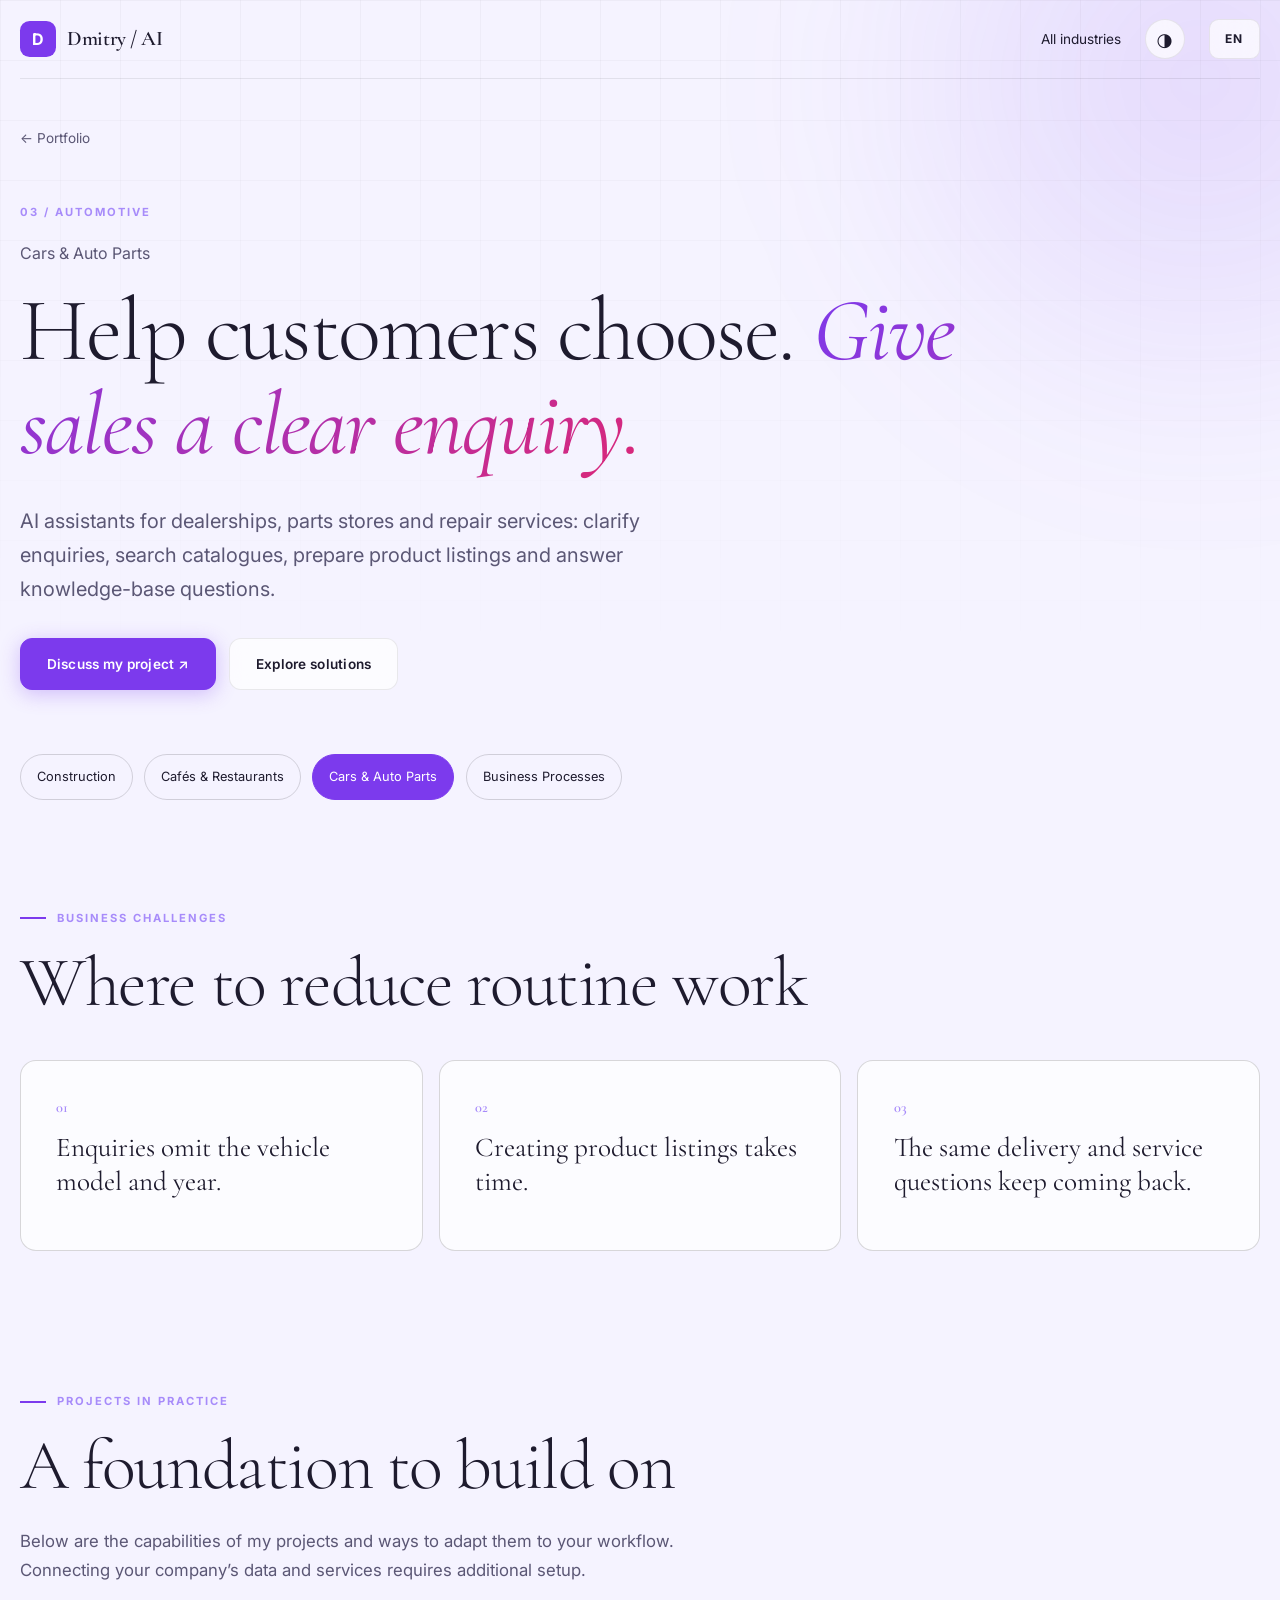
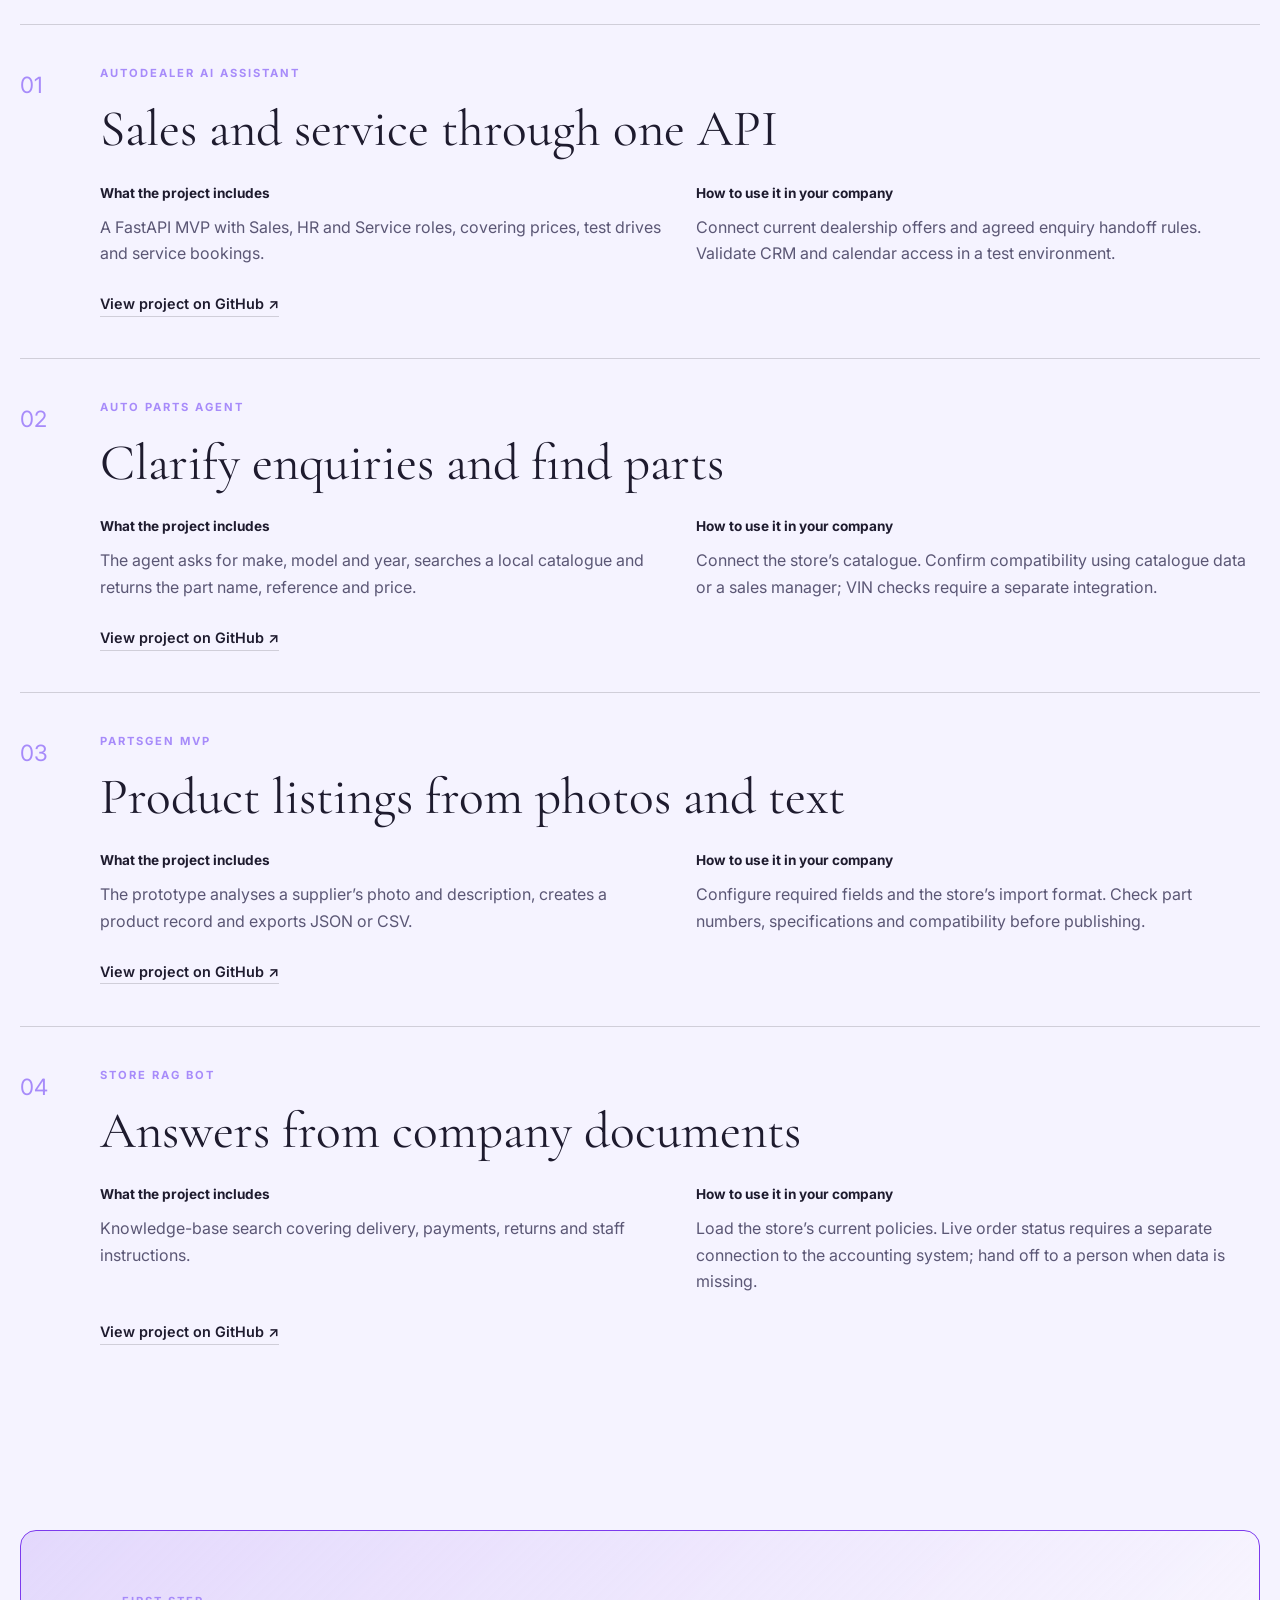
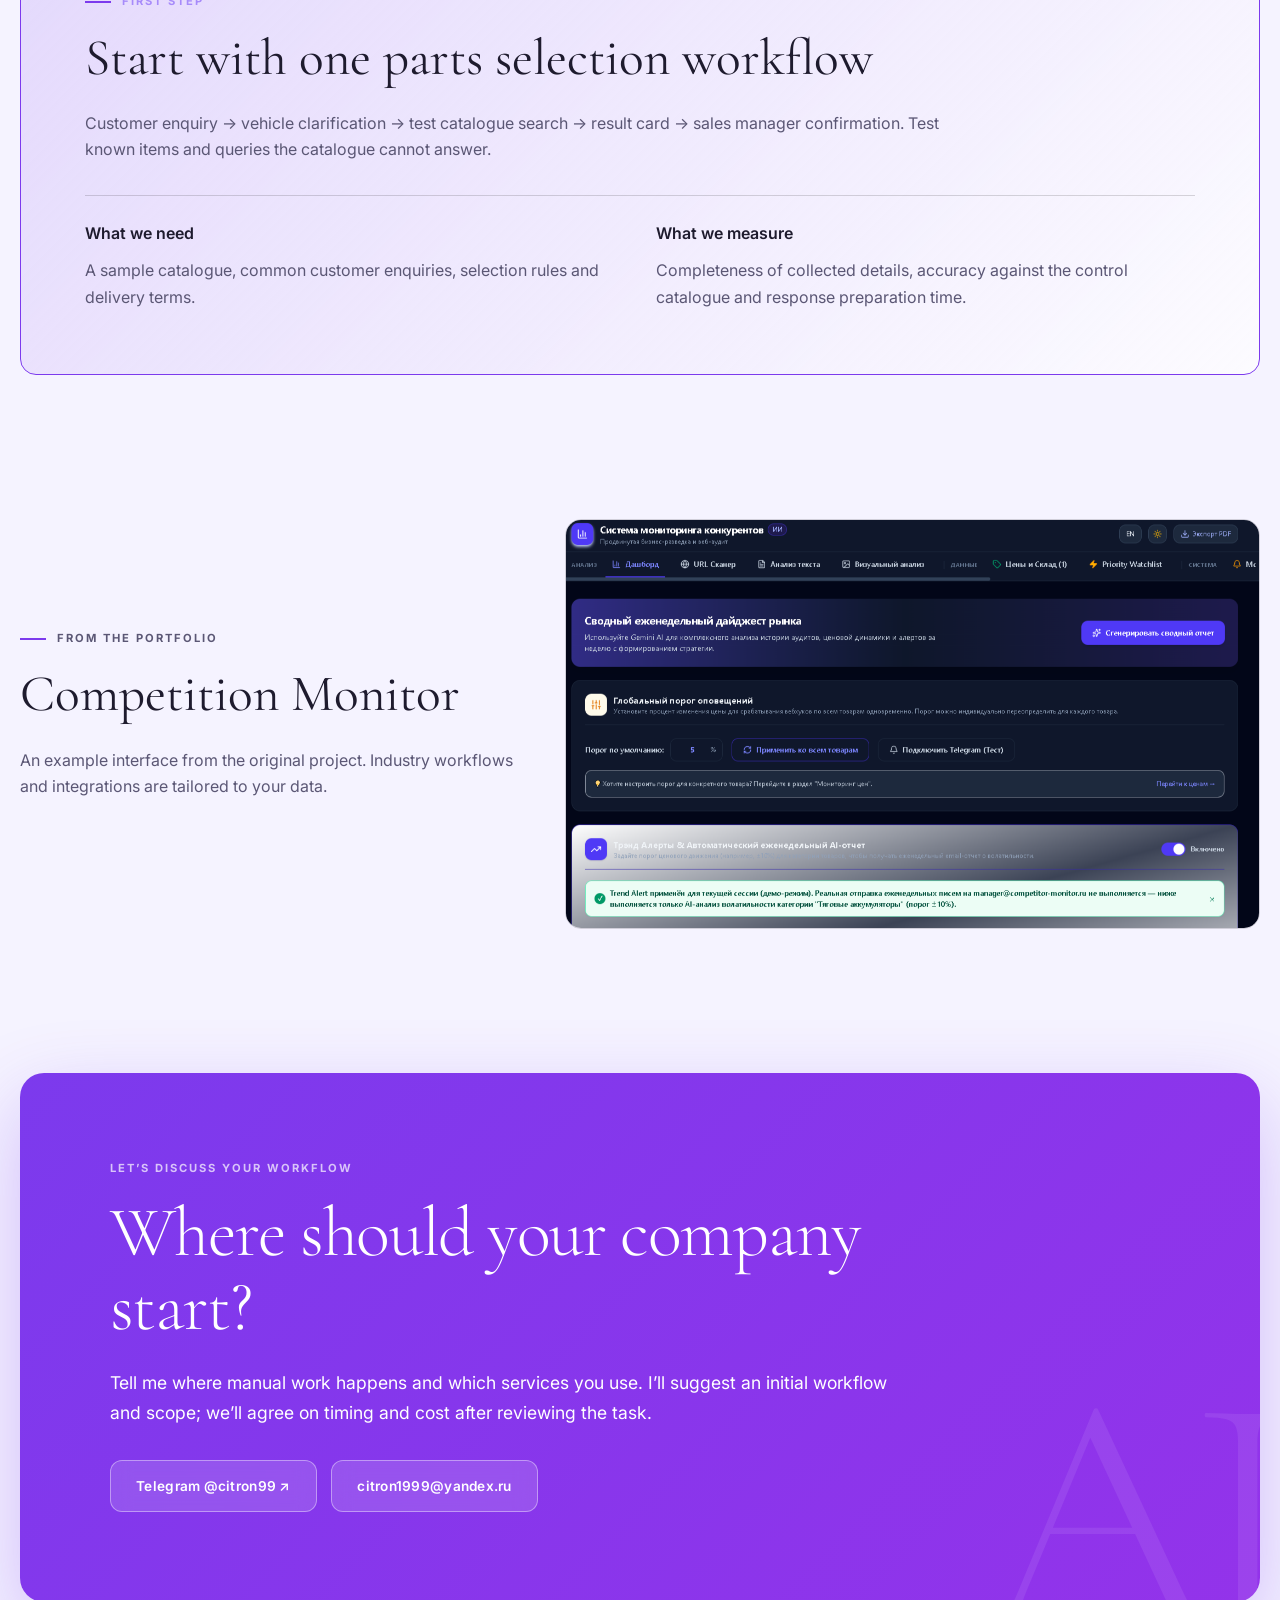
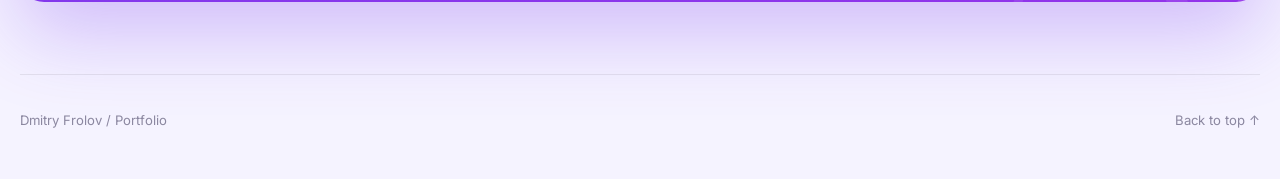
<file: automotive.html>
<!doctype html>
<html lang="ru" data-theme="dark"><head><meta charset="utf-8"><meta name="viewport" content="width=device-width, initial-scale=1"><title>Автомобили и автозапчасти — автоматизация | Дмитрий Фролов</title><meta name="description" content="AI-ассистенты для автодилеров, магазинов запчастей и сервиса: уточнение запроса, поиск по каталогу, подготовка карточек и ответы по базе знаний."><meta name="theme-color" content="#0c081a"><link rel="canonical" href="https://citron99.github.io/automotive.html"><meta property="og:title" content="Автомобили и автозапчасти — автоматизация"><meta property="og:description" content="AI-ассистенты для автодилеров, магазинов запчастей и сервиса: уточнение запроса, поиск по каталогу, подготовка карточек и ответы по базе знаний."><meta property="og:type" content="website"><meta property="og:url" content="https://citron99.github.io/automotive.html"><meta property="og:image" content="https://citron99.github.io/assets/competition-monitor.png"><link rel="preconnect" href="https://fonts.googleapis.com"><link rel="preconnect" href="https://fonts.gstatic.com" crossorigin><link href="https://fonts.googleapis.com/css2?family=Inter:wght@400;500;600;700&family=Cormorant+Garamond:ital,wght@0,400;0,500;1,400&display=swap" rel="stylesheet"><link rel="stylesheet" href="styles.css"><link rel="stylesheet" href="industries.css"><script src="industries.js" defer></script><script src="industry-i18n.js?v=20261108" defer></script></head>
<body class="industry-page"><a class="skip-link" href="#content">Перейти к содержанию</a>
<header class="industry-header"><a class="brand" href="index.html"><span class="brand-mark">D</span><span>Дмитрий / AI</span></a><a href="index.html#industries">Все направления</a><button class="theme-toggle" type="button" aria-label="Переключить цветовую тему" data-industry-theme>◐</button><button class="lang-toggle industry-lang" type="button" aria-label="Переключить язык" data-industry-lang>RU</button></header>
<main id="content"><section class="hero industry-hero"><a class="back-link" href="index.html">← Портфолио</a><p class="eyebrow">03 / Automotive</p><p class="industry-category">Автомобили и автозапчасти</p><h1>Помочь клиенту с выбором. <em>Передать менеджеру точный запрос.</em></h1><p class="hero-lead">AI-ассистенты для автодилеров, магазинов запчастей и сервиса: уточнение запроса, поиск по каталогу, подготовка карточек и ответы по базе знаний.</p><div class="hero-actions"><a class="button button-primary" href="https://t.me/citron99" target="_blank" rel="noreferrer">Обсудить мою задачу ↗</a><a class="button button-ghost" href="#solutions">Посмотреть решения</a></div><nav class="industry-switch" aria-label="Направления автоматизации"><a href="construction.html">Строительство</a><a href="restaurants.html">Кафе и рестораны</a><a href="automotive.html" aria-current="page">Автомобили и запчасти</a><a href="automation.html">Бизнес-процессы</a></nav></section>
<section class="section industry-pains"><div class="section-heading"><p class="eyebrow"><span></span> Задачи бизнеса</p><h2>Где можно убрать рутину</h2></div><div class="industry-grid pains-grid"><article class="industry-card"><span class="expertise-index">01</span><h3>В запросах не хватает модели и года автомобиля.</h3></article><article class="industry-card"><span class="expertise-index">02</span><h3>Заполнение карточек товаров отнимает время.</h3></article><article class="industry-card"><span class="expertise-index">03</span><h3>Одни и те же вопросы о доставке и сервисе повторяются.</h3></article></div></section>
<section class="section industry-solutions" id="solutions"><div class="section-heading"><p class="eyebrow"><span></span> Проекты и применение</p><h2>Основа уже есть</h2><p>Ниже — возможности моих проектов и то, как их можно адаптировать под ваш процесс. Подключение данных и сервисов компании входит в отдельную настройку.</p></div>
<article class="solution-card"><div class="solution-number">01</div><div><p class="eyebrow">AutoDealer AI Assistant</p><h3>Продажи и сервис в одном API</h3><div class="solution-columns"><div><h4>Что есть в проекте</h4><p>MVP на FastAPI с ролями Sales, HR и Service: сценарии цен, тест-драйва и записи в сервис.</p></div><div><h4>Как применить в компании</h4><p>Подключить актуальные предложения дилера и согласованные правила передачи заявок. Доступ к CRM и календарю проверяется на тестовом контуре.</p></div></div><a class="text-link" href="https://github.com/citron99/autodealer-ai-assistant" target="_blank" rel="noreferrer">Проект на GitHub ↗</a></div></article><article class="solution-card"><div class="solution-number">02</div><div><p class="eyebrow">Auto Parts Agent</p><h3>Уточнение запроса и поиск детали</h3><div class="solution-columns"><div><h4>Что есть в проекте</h4><p>Агент уточняет марку, модель и год, ищет в локальном каталоге и возвращает название, артикул и цену.</p></div><div><h4>Как применить в компании</h4><p>Подключить каталог магазина. Совместимость и применяемость детали подтверждать по данным каталога или менеджером; VIN-проверка требует отдельной интеграции.</p></div></div><a class="text-link" href="https://github.com/citron99/auto_parts_agent" target="_blank" rel="noreferrer">Проект на GitHub ↗</a></div></article><article class="solution-card"><div class="solution-number">03</div><div><p class="eyebrow">PartsGen MVP</p><h3>Карточки товаров из фото и текста</h3><div class="solution-columns"><div><h4>Что есть в проекте</h4><p>Прототип анализирует фото и описание поставщика, формирует карточку и экспортирует JSON или CSV.</p></div><div><h4>Как применить в компании</h4><p>Настроить обязательные поля и формат импорта магазина. Артикулы, характеристики и применяемость проверять перед публикацией.</p></div></div><a class="text-link" href="https://github.com/citron99/partsgen_mvp" target="_blank" rel="noreferrer">Проект на GitHub ↗</a></div></article><article class="solution-card"><div class="solution-number">04</div><div><p class="eyebrow">RAG-бот магазина</p><h3>Ответы по документам компании</h3><div class="solution-columns"><div><h4>Что есть в проекте</h4><p>Поиск по базе знаний о доставке, оплате, возвратах и инструкциях для менеджеров.</p></div><div><h4>Как применить в компании</h4><p>Загрузить действующие правила магазина. Для фактического статуса заказа отдельно подключить учётную систему; при нехватке данных передавать вопрос человеку.</p></div></div><a class="text-link" href="https://github.com/citron99/rag-assistant-final" target="_blank" rel="noreferrer">Проект на GitHub ↗</a></div></article></section>
<section class="section pilot-section"><div class="pilot-panel"><p class="eyebrow"><span></span> Первый шаг</p><h2>Начать с одного сценария подбора</h2><p>Запрос покупателя → уточнение автомобиля → поиск в тестовом каталоге → карточка результата → подтверждение менеджером. Проверяем известные позиции и запросы, на которые в каталоге нет ответа.</p><dl><div><dt>Что понадобится</dt><dd>Образец каталога, типовые запросы покупателей, правила подбора и условия доставки.</dd></div><div><dt>Что измерим</dt><dd>Полнота собранных данных, точность результатов по контрольному каталогу и время подготовки ответа.</dd></div></dl></div></section>
<section class="section industry-evidence"><div><p class="eyebrow"><span></span> Из портфолио</p><h2>Competition Monitor</h2><p>Пример интерфейса исходного проекта. Отраслевые сценарии и подключения обсуждаем под ваши данные.</p></div><img src="assets/competition-monitor.png" alt="Мониторинг товарных позиций в Competition Monitor" loading="lazy" width="1200" height="700"></section>
<section class="section contact-section" id="contact"><div class="contact-card"><p class="eyebrow">Обсудим процесс</p><h2>С чего начать в вашей компании?</h2><p>Напишите, где сейчас возникает ручная работа и какие сервисы вы используете. Я предложу первый сценарий и состав работ; сроки и стоимость согласуем после разбора задачи.</p><div class="contact-actions"><a class="button button-ghost" href="https://t.me/citron99" target="_blank" rel="noreferrer">Telegram @citron99 ↗</a><a class="button button-ghost" href="mailto:citron1999@yandex.ru">citron1999@yandex.ru</a></div></div></section></main>
<footer class="site-footer"><a href="index.html">Дмитрий Фролов / Портфолио</a><a href="#content">Наверх ↑</a></footer></body></html>
</file>
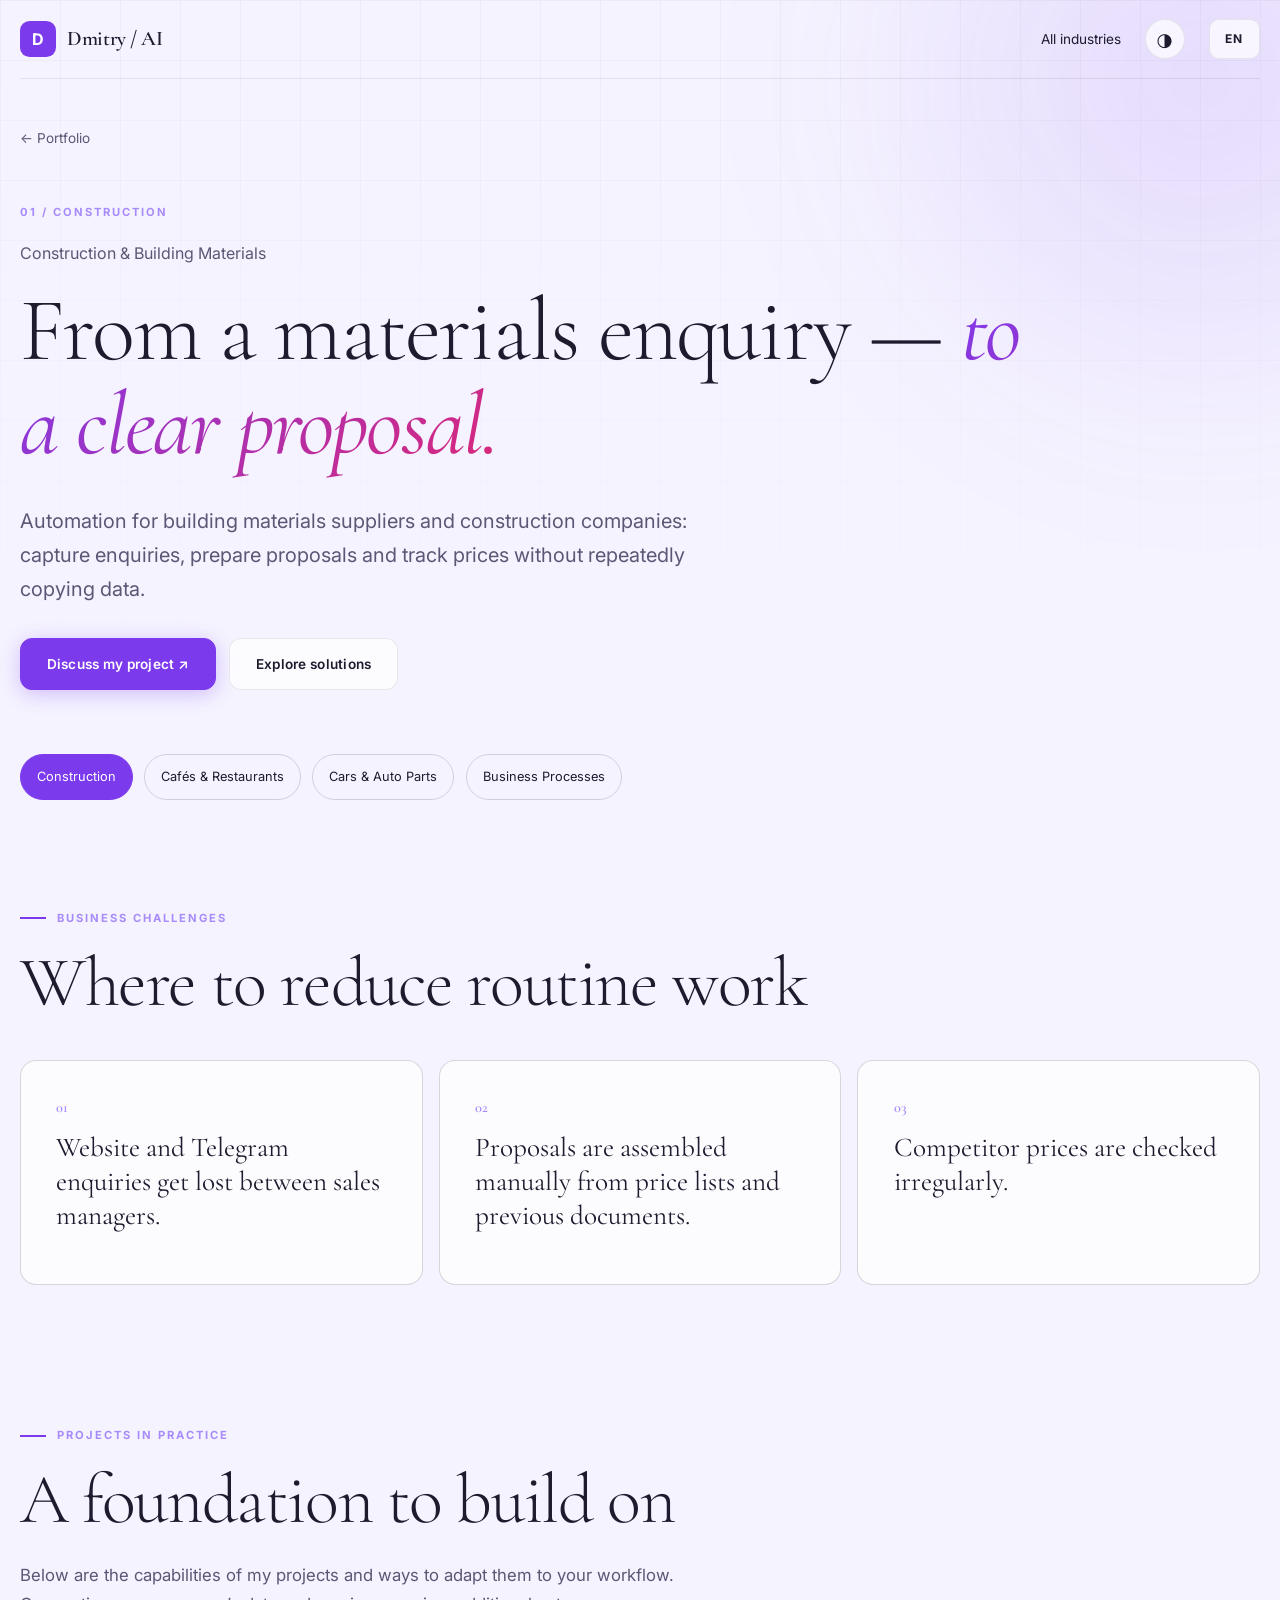
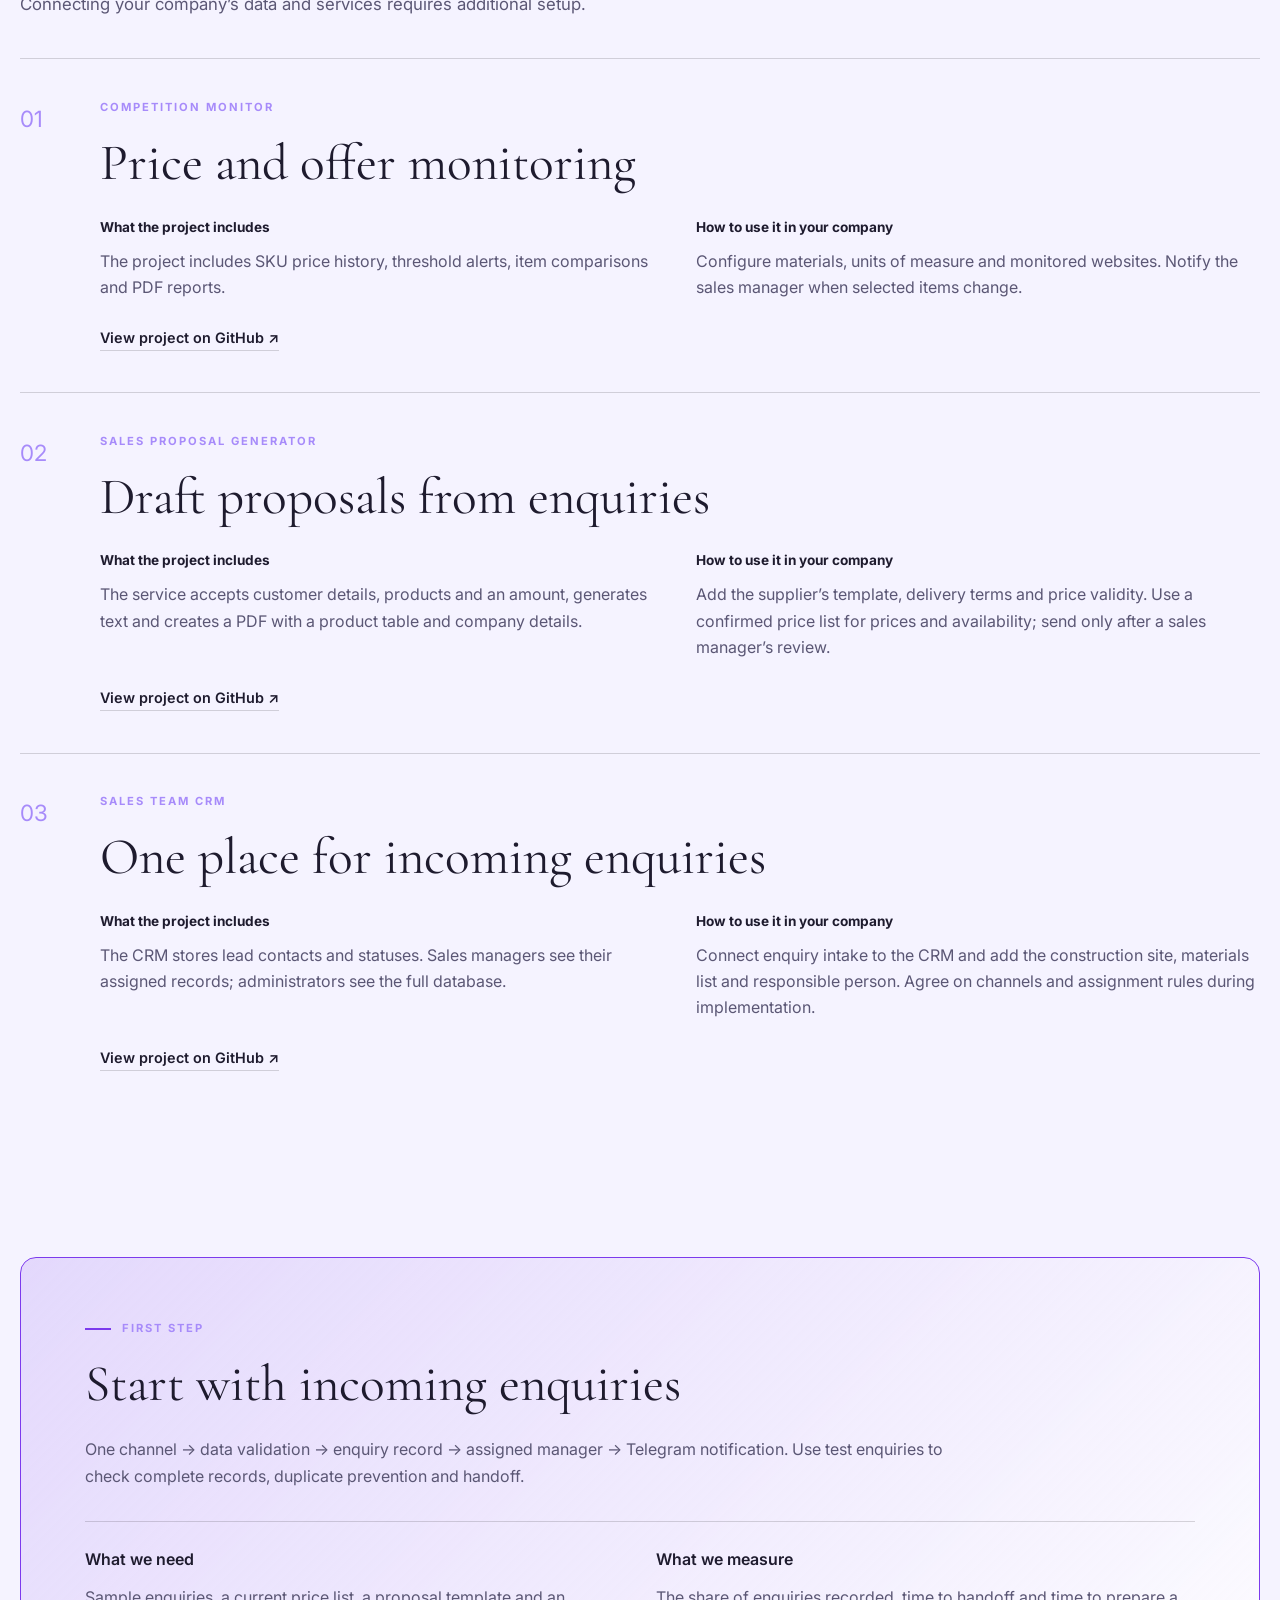
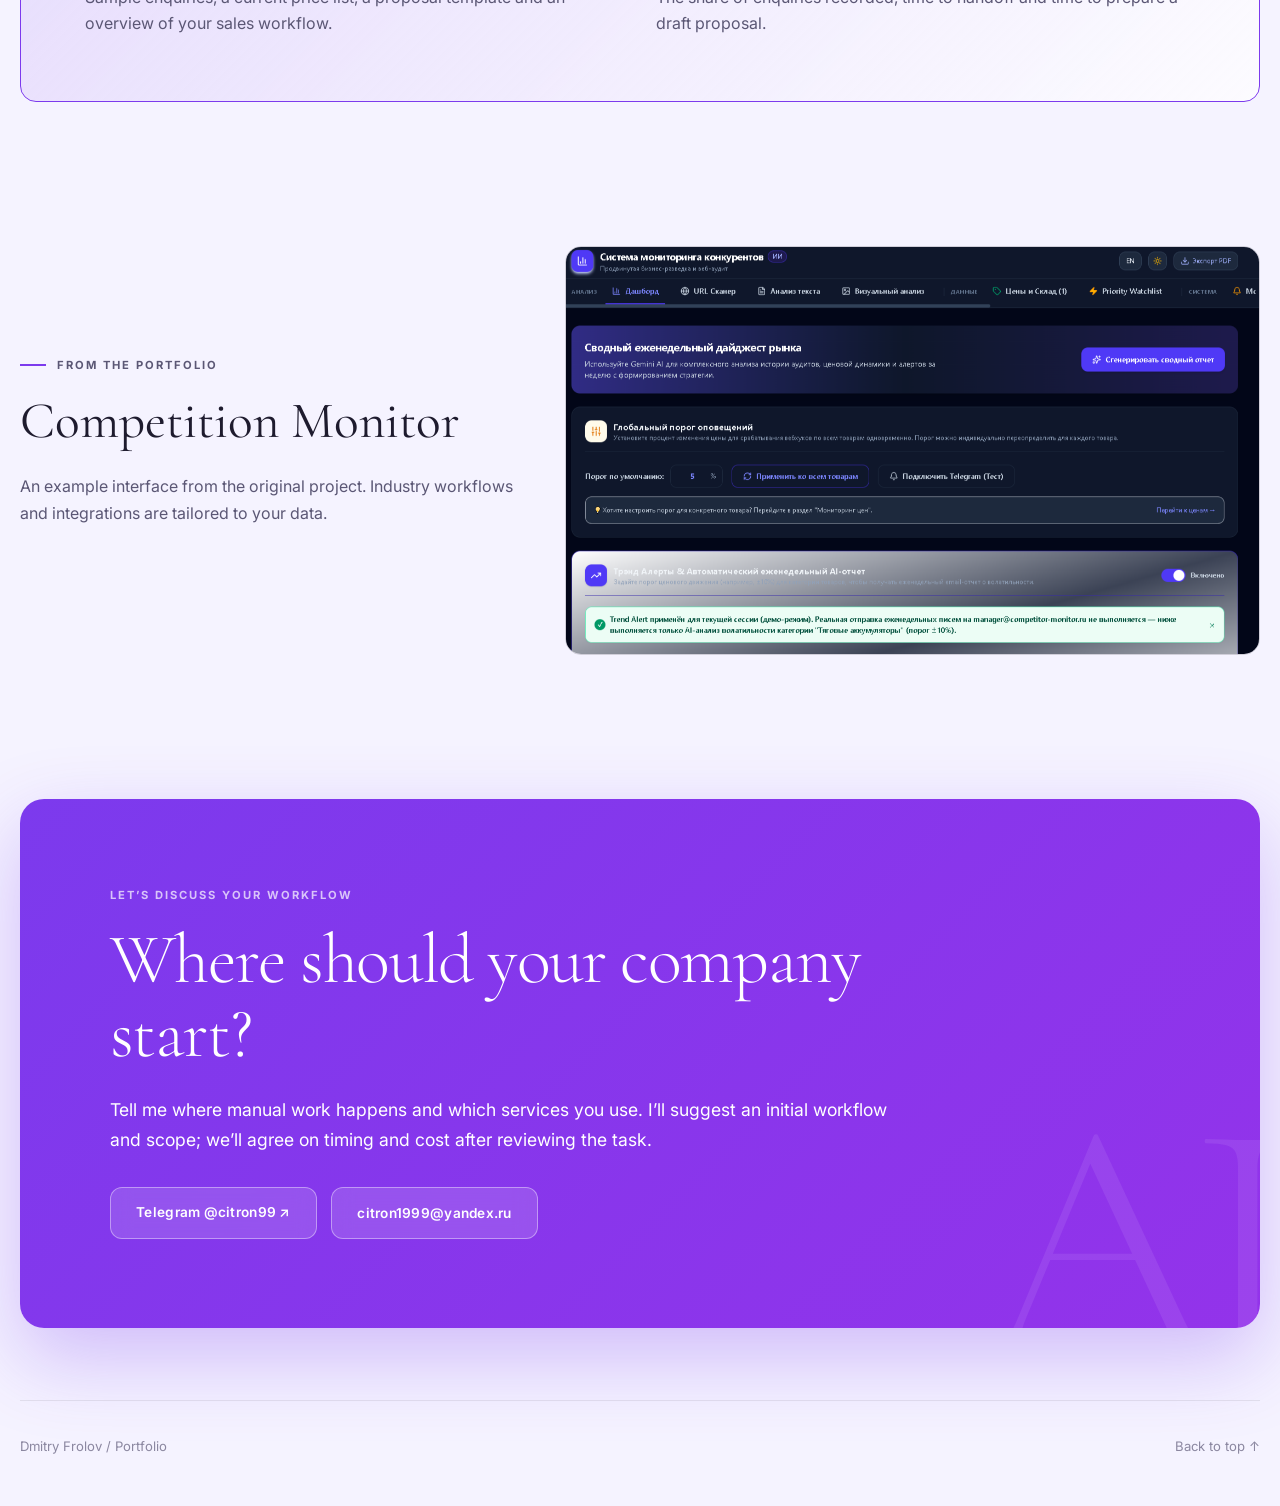
<file: construction.html>
<!doctype html>
<html lang="ru" data-theme="dark"><head><meta charset="utf-8"><meta name="viewport" content="width=device-width, initial-scale=1"><title>Строительство и стройматериалы — автоматизация | Дмитрий Фролов</title><meta name="description" content="Автоматизация для поставщиков стройматериалов и строительных компаний: собирать обращения, готовить КП и следить за ценами без бесконечного переноса данных."><meta name="theme-color" content="#0c081a"><link rel="canonical" href="https://citron99.github.io/construction.html"><meta property="og:title" content="Строительство и стройматериалы — автоматизация"><meta property="og:description" content="Автоматизация для поставщиков стройматериалов и строительных компаний: собирать обращения, готовить КП и следить за ценами без бесконечного переноса данных."><meta property="og:type" content="website"><meta property="og:url" content="https://citron99.github.io/construction.html"><meta property="og:image" content="https://citron99.github.io/assets/competition-monitor.png"><link rel="preconnect" href="https://fonts.googleapis.com"><link rel="preconnect" href="https://fonts.gstatic.com" crossorigin><link href="https://fonts.googleapis.com/css2?family=Inter:wght@400;500;600;700&family=Cormorant+Garamond:ital,wght@0,400;0,500;1,400&display=swap" rel="stylesheet"><link rel="stylesheet" href="styles.css"><link rel="stylesheet" href="industries.css"><script src="industries.js" defer></script><script src="industry-i18n.js?v=20261108" defer></script></head>
<body class="industry-page"><a class="skip-link" href="#content">Перейти к содержанию</a>
<header class="industry-header"><a class="brand" href="index.html"><span class="brand-mark">D</span><span>Дмитрий / AI</span></a><a href="index.html#industries">Все направления</a><button class="theme-toggle" type="button" aria-label="Переключить цветовую тему" data-industry-theme>◐</button><button class="lang-toggle industry-lang" type="button" aria-label="Переключить язык" data-industry-lang>RU</button></header>
<main id="content"><section class="hero industry-hero"><a class="back-link" href="index.html">← Портфолио</a><p class="eyebrow">01 / Construction</p><p class="industry-category">Строительство и стройматериалы</p><h1>От заявки на материалы — <em>к понятному предложению.</em></h1><p class="hero-lead">Автоматизация для поставщиков стройматериалов и строительных компаний: собирать обращения, готовить КП и следить за ценами без бесконечного переноса данных.</p><div class="hero-actions"><a class="button button-primary" href="https://t.me/citron99" target="_blank" rel="noreferrer">Обсудить мою задачу ↗</a><a class="button button-ghost" href="#solutions">Посмотреть решения</a></div><nav class="industry-switch" aria-label="Направления автоматизации"><a href="construction.html" aria-current="page">Строительство</a><a href="restaurants.html">Кафе и рестораны</a><a href="automotive.html">Автомобили и запчасти</a><a href="automation.html">Бизнес-процессы</a></nav></section>
<section class="section industry-pains"><div class="section-heading"><p class="eyebrow"><span></span> Задачи бизнеса</p><h2>Где можно убрать рутину</h2></div><div class="industry-grid pains-grid"><article class="industry-card"><span class="expertise-index">01</span><h3>Заявки с сайта и из Telegram теряются между менеджерами.</h3></article><article class="industry-card"><span class="expertise-index">02</span><h3>КП собирают вручную из прайсов и прошлых документов.</h3></article><article class="industry-card"><span class="expertise-index">03</span><h3>Цены конкурентов проверяют нерегулярно.</h3></article></div></section>
<section class="section industry-solutions" id="solutions"><div class="section-heading"><p class="eyebrow"><span></span> Проекты и применение</p><h2>Основа уже есть</h2><p>Ниже — возможности моих проектов и то, как их можно адаптировать под ваш процесс. Подключение данных и сервисов компании входит в отдельную настройку.</p></div>
<article class="solution-card"><div class="solution-number">01</div><div><p class="eyebrow">Competition Monitor</p><h3>Мониторинг цен и предложений</h3><div class="solution-columns"><div><h4>Что есть в проекте</h4><p>В проекте есть история цен SKU, пороговые алерты, сравнение позиций и PDF-отчёты.</p></div><div><h4>Как применить в компании</h4><p>Настроить перечень материалов, сопоставление единиц измерения и список сайтов. Уведомлять менеджера об изменениях по выбранным позициям.</p></div></div><a class="text-link" href="https://github.com/citron99/competition-monitor" target="_blank" rel="noreferrer">Проект на GitHub ↗</a></div></article><article class="solution-card"><div class="solution-number">02</div><div><p class="eyebrow">Генератор коммерческих предложений</p><h3>Черновик КП по заявке</h3><div class="solution-columns"><div><h4>Что есть в проекте</h4><p>Сервис принимает данные клиента, товары и сумму, генерирует текст и формирует PDF с таблицей и реквизитами.</p></div><div><h4>Как применить в компании</h4><p>Добавить шаблон поставщика, условия доставки и срок действия цены. Стоимость и наличие брать из подтверждённого прайса; отправка — после проверки менеджером.</p></div></div><a class="text-link" href="https://github.com/citron99/AI-powered-commercial-proposal-generator" target="_blank" rel="noreferrer">Проект на GitHub ↗</a></div></article><article class="solution-card"><div class="solution-number">03</div><div><p class="eyebrow">CRM отдела продаж</p><h3>Единая база обращений</h3><div class="solution-columns"><div><h4>Что есть в проекте</h4><p>CRM хранит контакты и статусы лидов; менеджер видит назначенные ему записи, администратор — всю базу.</p></div><div><h4>Как применить в компании</h4><p>Связать приём обращений с CRM, добавить объект, список материалов и ответственного. Каналы и правила распределения согласуются при внедрении.</p></div></div><a class="text-link" href="https://github.com/citron99/CRM_commercial-organization" target="_blank" rel="noreferrer">Проект на GitHub ↗</a></div></article></section>
<section class="section pilot-section"><div class="pilot-panel"><p class="eyebrow"><span></span> Первый шаг</p><h2>Начать с обработки входящих заявок</h2><p>Один канал → проверка данных → карточка обращения → ответственный → уведомление в Telegram. На тестовых заявках проверяем полноту записи, отсутствие дублей и передачу менеджеру.</p><dl><div><dt>Что понадобится</dt><dd>Примеры заявок, актуальный прайс, шаблон КП и описание работы отдела продаж.</dd></div><div><dt>Что измерим</dt><dd>Доля зарегистрированных обращений, время до передачи менеджеру и время подготовки черновика КП.</dd></div></dl></div></section>
<section class="section industry-evidence"><div><p class="eyebrow"><span></span> Из портфолио</p><h2>Competition Monitor</h2><p>Пример интерфейса исходного проекта. Отраслевые сценарии и подключения обсуждаем под ваши данные.</p></div><img src="assets/competition-monitor.png" alt="Интерфейс Competition Monitor" loading="lazy" width="1200" height="700"></section>
<section class="section contact-section" id="contact"><div class="contact-card"><p class="eyebrow">Обсудим процесс</p><h2>С чего начать в вашей компании?</h2><p>Напишите, где сейчас возникает ручная работа и какие сервисы вы используете. Я предложу первый сценарий и состав работ; сроки и стоимость согласуем после разбора задачи.</p><div class="contact-actions"><a class="button button-ghost" href="https://t.me/citron99" target="_blank" rel="noreferrer">Telegram @citron99 ↗</a><a class="button button-ghost" href="mailto:citron1999@yandex.ru">citron1999@yandex.ru</a></div></div></section></main>
<footer class="site-footer"><a href="index.html">Дмитрий Фролов / Портфолио</a><a href="#content">Наверх ↑</a></footer></body></html>
</file>
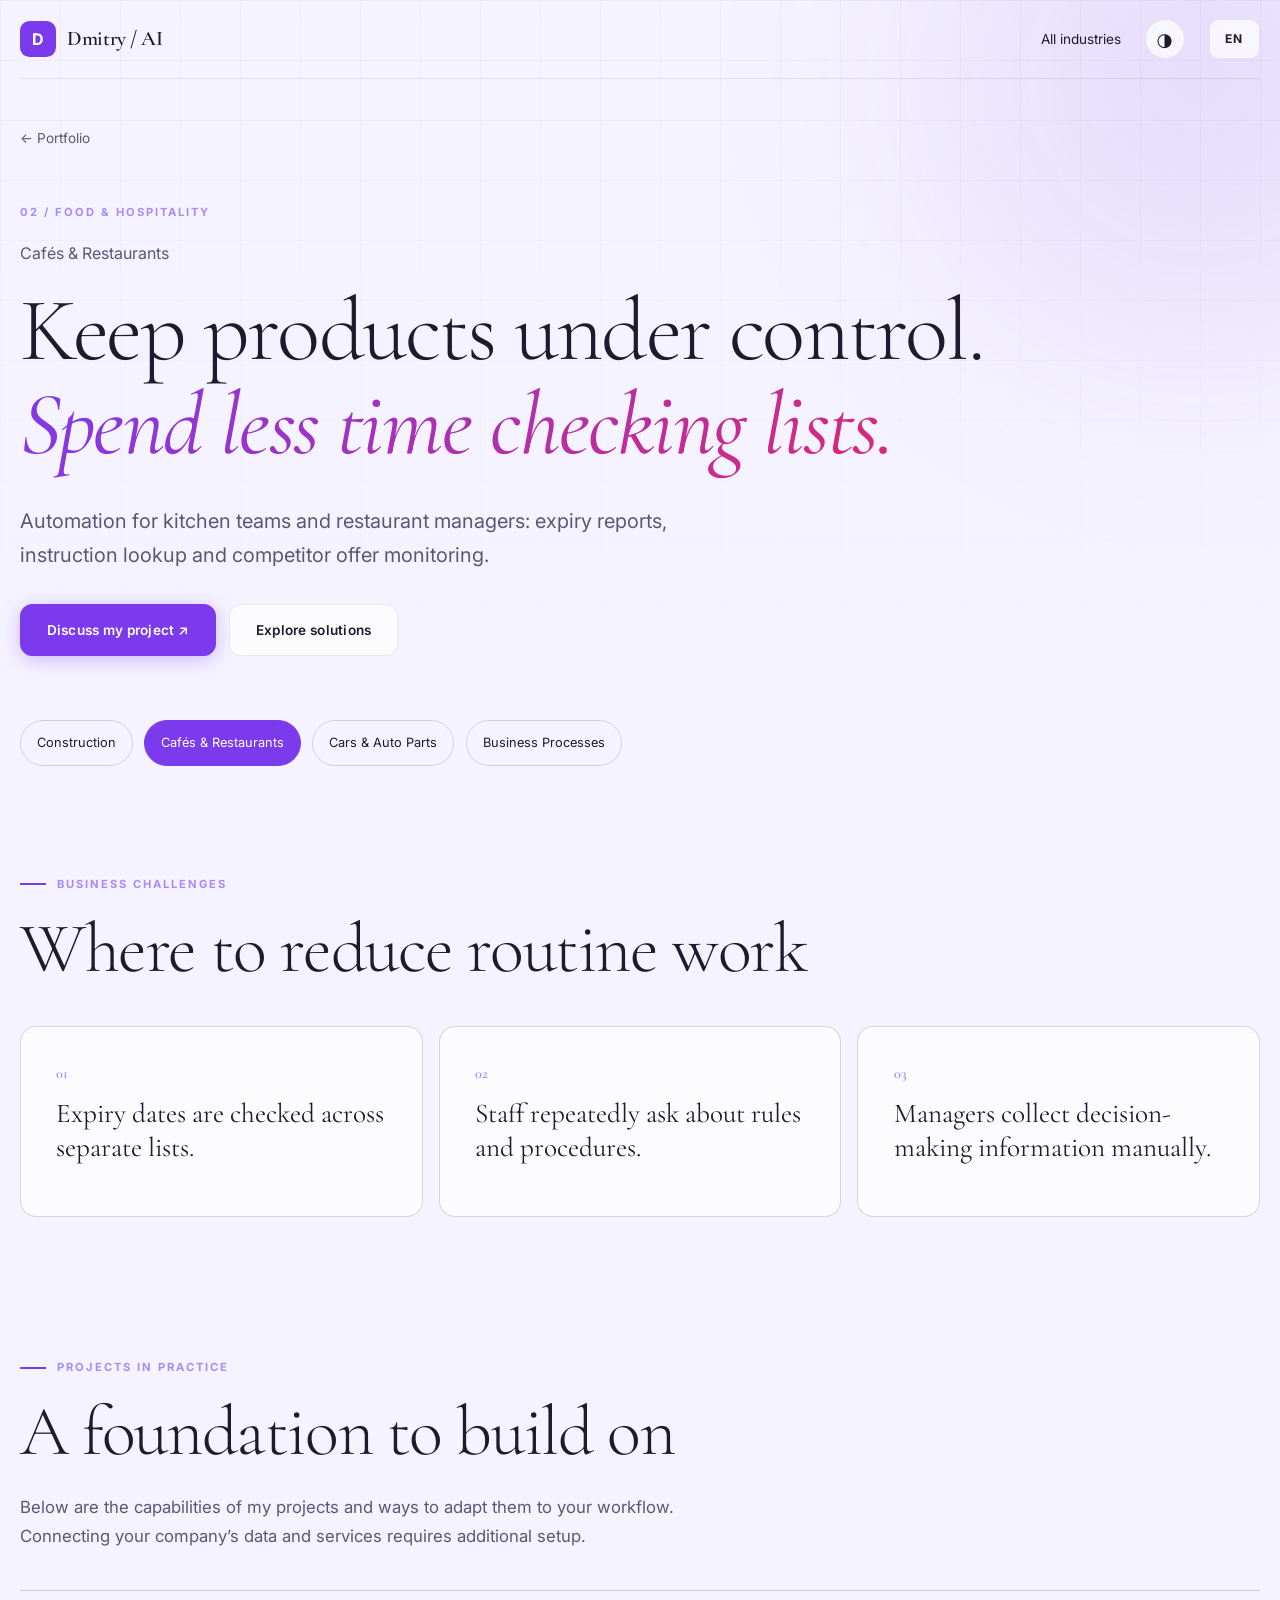
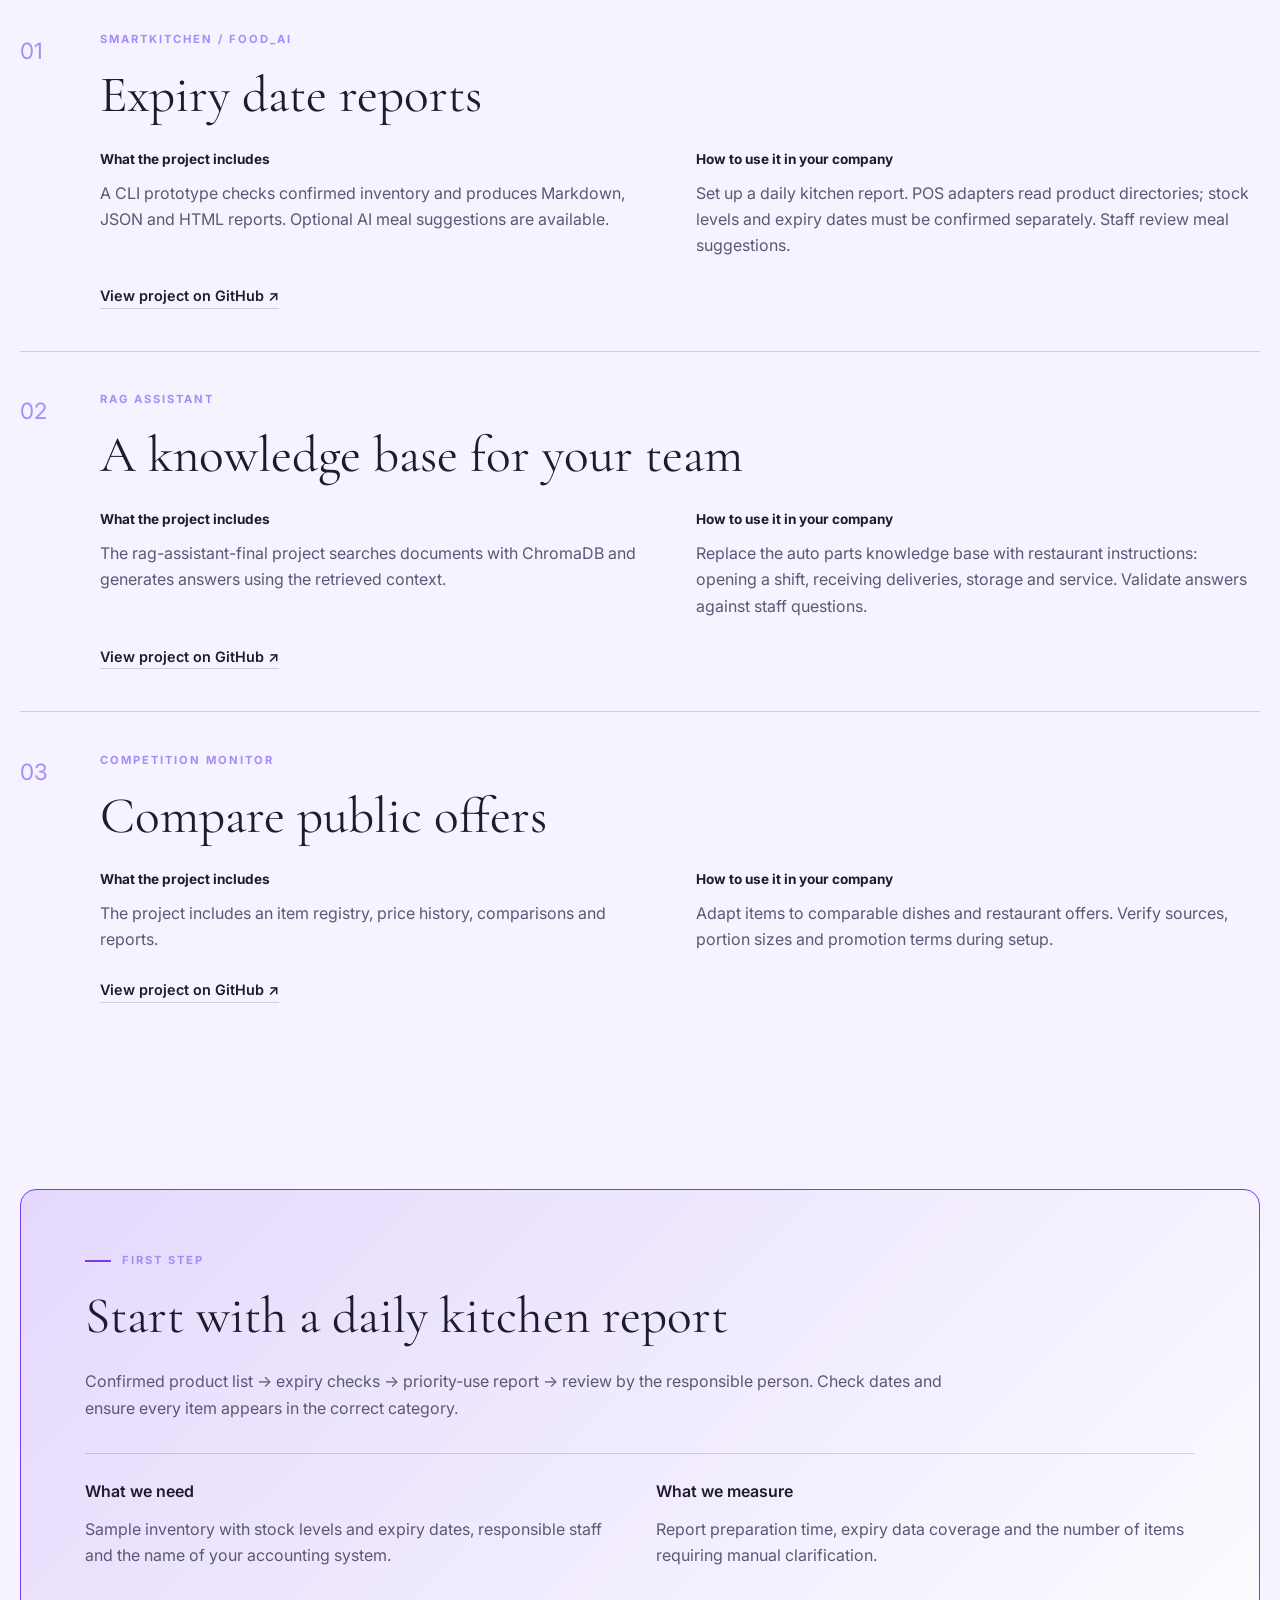
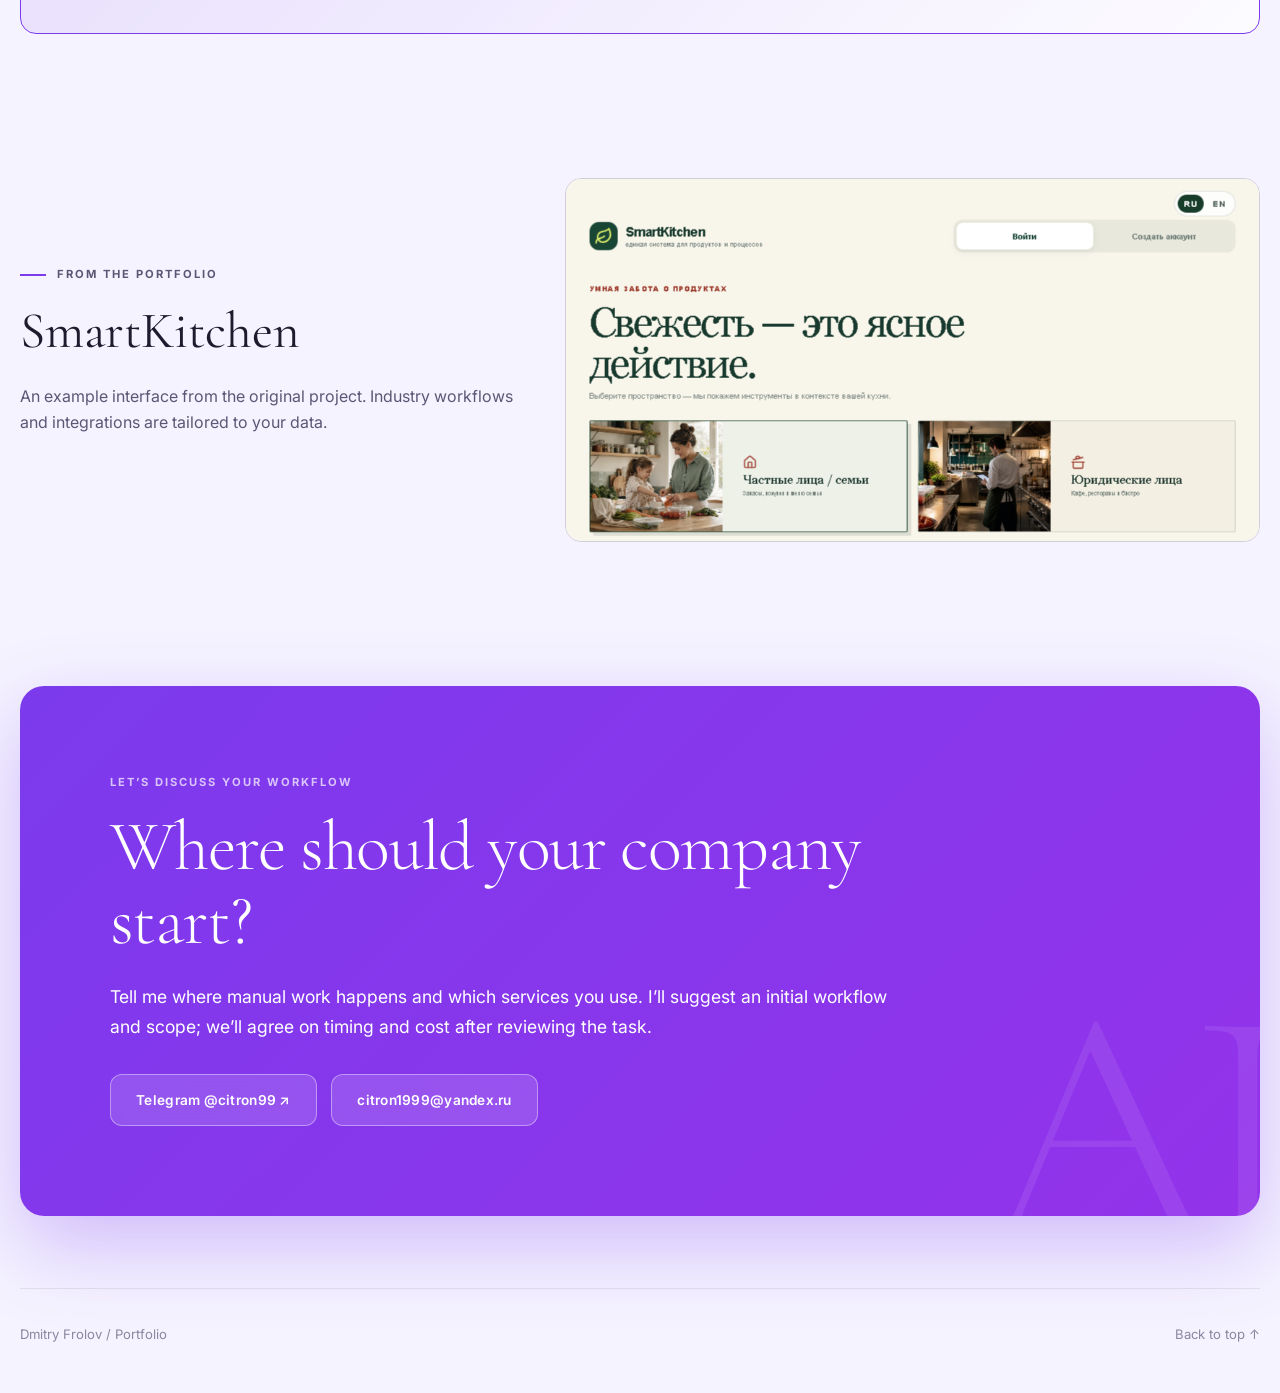
<file: restaurants.html>
<!doctype html>
<html lang="ru" data-theme="dark"><head><meta charset="utf-8"><meta name="viewport" content="width=device-width, initial-scale=1"><title>Кафе и рестораны — автоматизация | Дмитрий Фролов</title><meta name="description" content="Автоматизация повседневных задач кухни и управляющего: отчёты по срокам годности, поиск по инструкциям и контроль предложений конкурентов."><meta name="theme-color" content="#0c081a"><link rel="canonical" href="https://citron99.github.io/restaurants.html"><meta property="og:title" content="Кафе и рестораны — автоматизация"><meta property="og:description" content="Автоматизация повседневных задач кухни и управляющего: отчёты по срокам годности, поиск по инструкциям и контроль предложений конкурентов."><meta property="og:type" content="website"><meta property="og:url" content="https://citron99.github.io/restaurants.html"><meta property="og:image" content="https://citron99.github.io/assets/smart-kitchen.png"><link rel="preconnect" href="https://fonts.googleapis.com"><link rel="preconnect" href="https://fonts.gstatic.com" crossorigin><link href="https://fonts.googleapis.com/css2?family=Inter:wght@400;500;600;700&family=Cormorant+Garamond:ital,wght@0,400;0,500;1,400&display=swap" rel="stylesheet"><link rel="stylesheet" href="styles.css"><link rel="stylesheet" href="industries.css"><script src="industries.js" defer></script><script src="industry-i18n.js?v=20261108" defer></script></head>
<body class="industry-page"><a class="skip-link" href="#content">Перейти к содержанию</a>
<header class="industry-header"><a class="brand" href="index.html"><span class="brand-mark">D</span><span>Дмитрий / AI</span></a><a href="index.html#industries">Все направления</a><button class="theme-toggle" type="button" aria-label="Переключить цветовую тему" data-industry-theme>◐</button><button class="lang-toggle industry-lang" type="button" aria-label="Переключить язык" data-industry-lang>RU</button></header>
<main id="content"><section class="hero industry-hero"><a class="back-link" href="index.html">← Портфолио</a><p class="eyebrow">02 / Food & Hospitality</p><p class="industry-category">Кафе и рестораны</p><h1>Продукты под контролем. <em>Меньше ручной сверки.</em></h1><p class="hero-lead">Автоматизация повседневных задач кухни и управляющего: отчёты по срокам годности, поиск по инструкциям и контроль предложений конкурентов.</p><div class="hero-actions"><a class="button button-primary" href="https://t.me/citron99" target="_blank" rel="noreferrer">Обсудить мою задачу ↗</a><a class="button button-ghost" href="#solutions">Посмотреть решения</a></div><nav class="industry-switch" aria-label="Направления автоматизации"><a href="construction.html">Строительство</a><a href="restaurants.html" aria-current="page">Кафе и рестораны</a><a href="automotive.html">Автомобили и запчасти</a><a href="automation.html">Бизнес-процессы</a></nav></section>
<section class="section industry-pains"><div class="section-heading"><p class="eyebrow"><span></span> Задачи бизнеса</p><h2>Где можно убрать рутину</h2></div><div class="industry-grid pains-grid"><article class="industry-card"><span class="expertise-index">01</span><h3>Сроки годности проверяют по разным спискам.</h3></article><article class="industry-card"><span class="expertise-index">02</span><h3>Сотрудники повторно спрашивают о правилах и процессах.</h3></article><article class="industry-card"><span class="expertise-index">03</span><h3>Управляющий вручную собирает информацию для решений.</h3></article></div></section>
<section class="section industry-solutions" id="solutions"><div class="section-heading"><p class="eyebrow"><span></span> Проекты и применение</p><h2>Основа уже есть</h2><p>Ниже — возможности моих проектов и то, как их можно адаптировать под ваш процесс. Подключение данных и сервисов компании входит в отдельную настройку.</p></div>
<article class="solution-card"><div class="solution-number">01</div><div><p class="eyebrow">SmartKitchen / FOOD_AI</p><h3>Отчёт по срокам годности</h3><div class="solution-columns"><div><h4>Что есть в проекте</h4><p>Реализован CLI-прототип: проверка подтверждённого инвентаря и отчёты Markdown, JSON и HTML. Есть необязательные AI-подсказки блюд.</p></div><div><h4>Как применить в компании</h4><p>Настроить ежедневный отчёт для кухни. POS-адаптеры читают справочники; остатки и сроки нужно подтверждать отдельно. Подсказки блюд проверяет сотрудник.</p></div></div><a class="text-link" href="https://github.com/citron99/FOOD_AI" target="_blank" rel="noreferrer">Проект на GitHub ↗</a></div></article><article class="solution-card"><div class="solution-number">02</div><div><p class="eyebrow">RAG-ассистент</p><h3>База знаний для команды</h3><div class="solution-columns"><div><h4>Что есть в проекте</h4><p>В проекте rag-assistant-final реализован поиск по документам через ChromaDB и формирование ответа на основе найденного контекста.</p></div><div><h4>Как применить в компании</h4><p>Заменить базу автозапчастей на инструкции заведения: открытие смены, приём поставок, хранение и обслуживание. Проверить ответы на вопросах сотрудников.</p></div></div><a class="text-link" href="https://github.com/citron99/rag-assistant-final" target="_blank" rel="noreferrer">Проект на GitHub ↗</a></div></article><article class="solution-card"><div class="solution-number">03</div><div><p class="eyebrow">Competition Monitor</p><h3>Сравнение публичных предложений</h3><div class="solution-columns"><div><h4>Что есть в проекте</h4><p>В проекте есть реестр позиций, история цен, сравнение и отчёты.</p></div><div><h4>Как применить в компании</h4><p>Адаптировать позиции под сопоставимые блюда и предложения заведений. Источники, размеры порций и условия акций сверяются при настройке.</p></div></div><a class="text-link" href="https://github.com/citron99/competition-monitor" target="_blank" rel="noreferrer">Проект на GitHub ↗</a></div></article></section>
<section class="section pilot-section"><div class="pilot-panel"><p class="eyebrow"><span></span> Первый шаг</p><h2>Начать с ежедневного отчёта кухни</h2><p>Подтверждённый список продуктов → проверка сроков → отчёт «использовать в первую очередь» → просмотр ответственным. Проверяем даты и попадание каждой позиции в нужную категорию.</p><dl><div><dt>Что понадобится</dt><dd>Пример инвентаря с остатками и сроками, список ответственных и название используемой учётной системы.</dd></div><div><dt>Что измерим</dt><dd>Время подготовки отчёта, полнота учёта сроков и количество позиций, требующих ручного уточнения.</dd></div></dl></div></section>
<section class="section industry-evidence"><div><p class="eyebrow"><span></span> Из портфолио</p><h2>SmartKitchen</h2><p>Пример интерфейса исходного проекта. Отраслевые сценарии и подключения обсуждаем под ваши данные.</p></div><img src="assets/smart-kitchen.png" alt="Визуальный образ проекта SmartKitchen" loading="lazy" width="1200" height="700"></section>
<section class="section contact-section" id="contact"><div class="contact-card"><p class="eyebrow">Обсудим процесс</p><h2>С чего начать в вашей компании?</h2><p>Напишите, где сейчас возникает ручная работа и какие сервисы вы используете. Я предложу первый сценарий и состав работ; сроки и стоимость согласуем после разбора задачи.</p><div class="contact-actions"><a class="button button-ghost" href="https://t.me/citron99" target="_blank" rel="noreferrer">Telegram @citron99 ↗</a><a class="button button-ghost" href="mailto:citron1999@yandex.ru">citron1999@yandex.ru</a></div></div></section></main>
<footer class="site-footer"><a href="index.html">Дмитрий Фролов / Портфолио</a><a href="#content">Наверх ↑</a></footer></body></html>
</file>
<file: styles.css>
:root {
  color-scheme: light;
  --bg: #f5f3ff;
  --surface: rgba(255, 255, 255, 0.7);
  --surface-2: rgba(255, 255, 255, 0.9);
  --text: #1e1b2e;
  --muted: #5b5775;
  --faint: #8b87a0;
  --line: rgba(0, 0, 0, 0.08);
  --line-strong: rgba(0, 0, 0, 0.15);
  --accent: #7c3aed;
  --accent-light: #a78bfa;
  --accent-ink: #ffffff;
  --header: rgba(245, 243, 255, 0.88);
  --shadow: 0 30px 80px rgba(124, 58, 237, 0.08);
  --max: 1240px;
  --gradient-text: linear-gradient(135deg, #7c3aed 0%, #db2777 100%);
}

html[data-theme="dark"] {
  color-scheme: dark;
  --bg: #0c081a;
  --surface: rgba(255, 255, 255, 0.03);
  --surface-2: rgba(255, 255, 255, 0.05);
  --text: #e2e0f0;
  --muted: #9896a8;
  --faint: #6b6980;
  --line: rgba(255, 255, 255, 0.06);
  --line-strong: rgba(255, 255, 255, 0.12);
  --header: rgba(12, 8, 26, 0.85);
  --shadow: 0 30px 90px rgba(0, 0, 0, 0.5);
  --gradient-text: linear-gradient(135deg, #a78bfa 0%, #fb7185 100%);
}

* { box-sizing: border-box; }

html {
  scroll-behavior: smooth;
  scroll-padding-top: 90px;
}

body {
  margin: 0;
  background: var(--bg);
  color: var(--text);
  font-family: "Inter", system-ui, sans-serif;
  font-size: 1rem;
  line-height: 1.65;
  overflow-x: hidden;
  position: relative;
}

body::before {
  content: "";
  position: fixed;
  inset: 0;
  z-index: -2;
  pointer-events: none;
  background:
    linear-gradient(var(--line) 1px, transparent 1px),
    linear-gradient(90deg, var(--line) 1px, transparent 1px);
  background-size: 60px 60px;
  opacity: 0.4;
  mask-image: linear-gradient(to bottom, black, transparent 80%);
}

body::after {
  content: "";
  position: fixed;
  width: 50rem;
  height: 50rem;
  top: -20rem;
  right: -20rem;
  z-index: -1;
  pointer-events: none;
  border-radius: 50%;
  background: radial-gradient(circle, rgba(124, 58, 237, 0.15) 0%, transparent 70%);
  filter: blur(80px);
}

a { color: inherit; }
button, input { font: inherit; }
button { color: inherit; }
img { display: block; max-width: 100%; }
::selection { background: var(--accent); color: var(--accent-ink); }

.sr-only {
  position: absolute;
  width: 1px;
  height: 1px;
  padding: 0;
  margin: -1px;
  overflow: hidden;
  clip: rect(0, 0, 0, 0);
  white-space: nowrap;
  border: 0;
}

.skip-link {
  position: fixed;
  left: 1rem;
  top: -4rem;
  z-index: 2000;
  padding: 0.75rem 1rem;
  border-radius: 0.5rem;
  background: var(--accent);
  color: var(--accent-ink);
  font-weight: 700;
  text-decoration: none;
  transition: top 200ms ease;
}

.skip-link:focus { top: 1rem; }

.site-header {
  position: fixed;
  z-index: 1000;
  inset: 0 0 auto;
  min-height: 74px;
  padding: 0.8rem max(1.25rem, calc((100vw - var(--max)) / 2));
  display: grid;
  grid-template-columns: 1fr auto 1fr;
  align-items: center;
  border-bottom: 1px solid transparent;
  transition: background 200ms ease, border-color 200ms ease, backdrop-filter 200ms ease;
}

.site-header.is-scrolled {
  background: var(--header);
  border-color: var(--line);
  backdrop-filter: blur(20px);
}

.brand {
  display: inline-flex;
  align-items: center;
  gap: 0.7rem;
  width: max-content;
  text-decoration: none;
  font-family: "Cormorant Garamond", serif;
  font-weight: 600;
  font-size: 1.3rem;
  letter-spacing: -0.02em;
}

.brand-mark {
  display: grid;
  place-items: center;
  width: 2.25rem;
  height: 2.25rem;
  border-radius: 0.6rem;
  background: var(--accent);
  color: var(--accent-ink);
  font-family: "Inter", sans-serif;
  font-size: 1rem;
  font-weight: 700;
}

.brand-name span { color: var(--muted); }

.site-nav {
  display: flex;
  align-items: center;
  gap: clamp(1rem, 3vw, 2.6rem);
}

.site-nav a {
  position: relative;
  text-decoration: none;
  color: var(--muted);
  font-size: 0.75rem;
  font-weight: 600;
  letter-spacing: 0.08em;
  text-transform: uppercase;
  transition: color 200ms ease;
}

.site-nav a::after {
  content: "";
  position: absolute;
  left: 0;
  right: 100%;
  bottom: -0.4rem;
  height: 2px;
  background: var(--accent);
  transition: right 200ms ease;
}

.site-nav a:hover,
.site-nav a:focus-visible { color: var(--text); }
.site-nav a:hover::after,
.site-nav a:focus-visible::after { right: 0; }

.theme-toggle,
.menu-toggle,
.lang-toggle {
  border: 1px solid var(--line);
  background: var(--surface);
  backdrop-filter: blur(10px);
  cursor: pointer;
  transition: border-color 200ms ease, background 200ms ease;
}

.theme-toggle {
  justify-self: end;
  display: grid;
  place-items: center;
  width: 2.5rem;
  height: 2.5rem;
  border-radius: 50%;
  font-size: 1.15rem;
}

.theme-toggle:hover { border-color: var(--accent); background: var(--surface-2); }

.lang-toggle {
  justify-self: end;
  display: grid;
  place-items: center;
  padding: 0 0.85rem;
  min-width: 3.2rem;
  height: 2.5rem;
  border-radius: 0.6rem;
  font-size: 0.75rem;
  font-weight: 700;
  letter-spacing: 0.08em;
  margin-right: 0.5rem;
}

.lang-toggle:hover { border-color: var(--accent); background: var(--surface-2); }
.menu-toggle { display: none; }

.hero,
.section,
.site-footer {
  width: min(calc(100% - 2.5rem), var(--max));
  margin-inline: auto;
}

.hero {
  min-height: 100svh;
  padding: clamp(8.5rem, 17vh, 12rem) 0 2.8rem;
  display: flex;
  flex-direction: column;
  justify-content: space-between;
  position: relative;
}

.hero-grid {
  display: grid;
  grid-template-columns: 1fr;
}

.eyebrow {
  margin: 0 0 1.3rem;
  display: flex;
  align-items: center;
  gap: 0.7rem;
  color: var(--accent-light);
  font-family: "Inter", sans-serif;
  font-size: 0.7rem;
  font-weight: 700;
  letter-spacing: 0.18em;
  line-height: 1.2;
  text-transform: uppercase;
}

.eyebrow span {
  width: 1.6rem;
  height: 2px;
  background: var(--accent);
}

.hero h1,
.section-heading h2,
.contact-card h2 {
  margin: 0;
  font-family: "Cormorant Garamond", serif;
  font-weight: 300;
  letter-spacing: -0.02em;
  line-height: 1.05;
}

.hero h1 {
  max-width: 920px;
  font-size: clamp(3rem, 7vw, 6rem);
}

.hero h1 em {
  background: var(--gradient-text);
  -webkit-background-clip: text;
  -webkit-text-fill-color: transparent;
  background-clip: text;
  font-style: italic;
  font-weight: 400;
}

.hero-lead {
  max-width: 710px;
  margin: 2rem 0 0;
  color: var(--muted);
  font-size: clamp(1.05rem, 1.8vw, 1.25rem);
  line-height: 1.7;
}

.hero-actions,
.contact-actions {
  display: flex;
  flex-wrap: wrap;
  gap: 0.85rem;
  margin-top: 2rem;
}

.button {
  min-height: 3.25rem;
  padding: 0.85rem 1.6rem;
  display: inline-flex;
  align-items: center;
  justify-content: center;
  border: 1px solid var(--line-strong);
  border-radius: 0.75rem;
  text-decoration: none;
  font-size: 0.85rem;
  font-weight: 600;
  letter-spacing: 0.02em;
  transition: all 200ms ease;
  backdrop-filter: blur(10px);
}

.button:hover { transform: translateY(-2px); }
.button-primary { 
  border-color: var(--accent); 
  background: var(--accent); 
  color: var(--accent-ink);
  box-shadow: 0 4px 20px rgba(124, 58, 237, 0.3);
}
.button-primary:hover { 
  background: var(--accent-light);
  box-shadow: 0 6px 30px rgba(124, 58, 237, 0.4);
}
.button-ghost { 
  background: var(--surface);
  border-color: var(--line);
}
.button-ghost:hover { 
  border-color: var(--accent);
  background: var(--surface-2);
}

.hero-stats {
  margin-top: clamp(4rem, 9vw, 8rem);
  padding-top: 1.5rem;
  display: grid;
  grid-template-columns: repeat(3, 1fr);
  border-top: 1px solid var(--line-strong);
}

.hero-stats div {
  min-height: 5.5rem;
  padding: 0.7rem 1.8rem;
  display: flex;
  flex-direction: column;
  justify-content: space-between;
  border-right: 1px solid var(--line);
}

.hero-stats div:first-child { padding-left: 0; }
.hero-stats div:last-child { border-right: 0; }
.hero-stats strong { 
  font-family: "Cormorant Garamond", serif;
  font-size: clamp(1.8rem, 3.5vw, 3rem);
  font-weight: 500;
  line-height: 1;
  background: var(--gradient-text);
  -webkit-background-clip: text;
  -webkit-text-fill-color: transparent;
  background-clip: text;
}
.hero-stats span { color: var(--muted); font-size: 0.85rem; }

.ticker-section {
  position: relative;
  z-index: 10;
  padding: 1.5rem 0;
  border-top: 1px solid var(--line);
  border-bottom: 1px solid var(--line);
  overflow: hidden;
  background: var(--surface);
  backdrop-filter: blur(10px);
}

.ticker-inner {
  display: flex;
  gap: 2rem;
  animation: ticker 30s linear infinite;
  white-space: nowrap;
  font-size: 0.75rem;
  font-weight: 600;
  letter-spacing: 0.12em;
  text-transform: uppercase;
  color: var(--muted);
}

.ticker-inner span {
  display: inline-flex;
  align-items: center;
  gap: 0.5rem;
}

.ticker-separator {
  color: var(--accent);
  font-size: 0.9rem;
}

@keyframes ticker {
  0% { transform: translateX(0); }
  100% { transform: translateX(-50%); }
}

.section { padding: clamp(5.5rem, 11vw, 10rem) 0; }

.section-heading { max-width: 820px; margin-bottom: clamp(2.7rem, 6vw, 5.5rem); }
.section-heading.compact { margin-bottom: 0; }
.section-heading h2,
.contact-card h2 { 
  font-size: clamp(2.5rem, 5.5vw, 4.5rem);
  font-weight: 300;
}
.section-heading > p:last-child {
  max-width: 700px;
  margin: 1.5rem 0 0;
  color: var(--muted);
  font-size: 1.05rem;
  line-height: 1.7;
}

.case-card {
  min-height: 590px;
  margin-top: 1.4rem;
  display: grid;
  grid-template-columns: minmax(0, 1.12fr) minmax(380px, 0.88fr);
  border: 1px solid var(--line);
  border-radius: 1.2rem;
  background: var(--surface);
  backdrop-filter: blur(20px);
  overflow: hidden;
  transition: border-color 200ms ease, box-shadow 200ms ease;
}

.case-card:hover {
  border-color: var(--accent);
  box-shadow: 0 20px 60px rgba(124, 58, 237, 0.15);
}

.case-card:nth-of-type(odd) .case-visual { order: 2; }
.case-card:nth-of-type(odd) .case-copy { order: 1; }

.case-visual {
  position: relative;
  min-height: 420px;
  display: grid;
  place-items: center;
  padding: clamp(1.1rem, 3vw, 2.4rem);
  overflow: hidden;
}

.case-visual::after {
  content: "";
  position: absolute;
  inset: 0;
  pointer-events: none;
  background: linear-gradient(135deg, rgba(124, 58, 237, 0.1), transparent 50%);
}

.case-green .case-visual { background: linear-gradient(135deg, #1a3a2e, #0f2419); }
.case-amber .case-visual { background: linear-gradient(135deg, #5a3d1e, #3a2510); }
.case-violet .case-visual { background: linear-gradient(135deg, #3a2d5a, #1f1835); }
.case-orange .case-visual { background: linear-gradient(135deg, #5a2a14, #3a1a0a); }

.case-visual img {
  width: 100%;
  height: auto;
  max-height: 460px;
  border-radius: 0.85rem;
  object-fit: cover;
  object-position: top;
  box-shadow: 0 28px 80px rgba(0, 0, 0, 0.5);
}

.case-copy {
  padding: clamp(2rem, 5vw, 4.4rem);
  display: flex;
  flex-direction: column;
  justify-content: center;
}

.case-meta {
  display: flex;
  justify-content: space-between;
  gap: 1rem;
  color: var(--faint);
  font-family: "Inter", sans-serif;
  font-size: 0.7rem;
  font-weight: 700;
  letter-spacing: 0.1em;
  text-transform: uppercase;
}

.case-copy h3 {
  margin: 1.2rem 0;
  font-family: "Cormorant Garamond", serif;
  font-size: clamp(2.2rem, 4.5vw, 3.8rem);
  font-weight: 400;
  letter-spacing: -0.02em;
  line-height: 1.1;
}

.case-copy > p { margin: 0; color: var(--muted); font-size: 1rem; line-height: 1.7; }

.case-metric {
  margin: 1.2rem 0 0;
  padding: 0.85rem 1.1rem;
  border-left: 3px solid var(--accent);
  background: rgba(124, 58, 237, 0.08);
  border-radius: 0 0.6rem 0.6rem 0;
  font-family: "Inter", sans-serif;
  font-size: 0.88rem;
  font-weight: 600;
  color: var(--text);
}

.case-metric strong {
  color: var(--accent-light);
  font-size: 1.05rem;
}

.case-points {
  margin: 1.5rem 0;
  padding: 1.2rem 0;
  border-top: 1px solid var(--line);
  border-bottom: 1px solid var(--line);
  list-style: none;
}

.case-points li { position: relative; padding: 0.34rem 0 0.34rem 1.2rem; font-size: 0.92rem; color: var(--muted); }
.case-points li::before { 
  content: "✦";
  position: absolute;
  left: 0;
  top: 0.5rem;
  color: var(--accent);
  font-size: 0.8rem;
}

.tag-row { display: flex; flex-wrap: wrap; gap: 0.5rem; }
.tag-row span {
  padding: 0.4rem 0.7rem;
  border: 1px solid var(--line);
  border-radius: 999px;
  color: var(--muted);
  font-size: 0.7rem;
  font-weight: 600;
  background: var(--surface);
  backdrop-filter: blur(10px);
}

.text-link {
  width: max-content;
  margin-top: 1.6rem;
  border-bottom: 1px solid var(--line-strong);
  text-decoration: none;
  font-weight: 600;
  font-size: 0.9rem;
  transition: border-color 200ms ease, color 200ms ease;
}

.text-link:hover { border-color: var(--accent); color: var(--accent-light); }
.text-link-muted { color: var(--faint); cursor: default; }
.text-link-muted:hover { color: var(--faint); border-color: var(--line-strong); }

.github-section { border-top: 1px solid var(--line); }
.github-head { display: grid; grid-template-columns: 1fr auto; gap: 2rem; align-items: end; margin-bottom: 3rem; }
.github-profile { 
  padding-bottom: 0.25rem; 
  border-bottom: 1px solid var(--line-strong); 
  text-decoration: none; 
  font-weight: 700;
  font-size: 0.9rem;
  transition: color 200ms ease, border-color 200ms ease;
}
.github-profile:hover { color: var(--accent-light); border-color: var(--accent); }

.repo-controls {
  display: flex;
  justify-content: space-between;
  gap: 1rem;
  align-items: center;
  margin-bottom: 1.2rem;
}

.repo-search {
  min-width: min(100%, 330px);
  min-height: 3rem;
  padding: 0 1rem;
  display: flex;
  align-items: center;
  gap: 0.65rem;
  border: 1px solid var(--line);
  border-radius: 0.75rem;
  background: var(--surface);
  backdrop-filter: blur(10px);
  transition: border-color 200ms ease;
}

.repo-search input { width: 100%; border: 0; outline: 0; background: transparent; color: var(--text); font-size: 0.9rem; }
.repo-search input::placeholder { color: var(--faint); }
.repo-search:focus-within { border-color: var(--accent); }

.repo-filters { display: flex; flex-wrap: wrap; gap: 0.5rem; }
.repo-filters button {
  min-height: 2.65rem;
  padding: 0.55rem 0.95rem;
  border: 1px solid var(--line);
  border-radius: 0.65rem;
  background: var(--surface);
  backdrop-filter: blur(10px);
  color: var(--muted);
  cursor: pointer;
  font-size: 0.8rem;
  font-weight: 700;
  transition: all 200ms ease;
}

.repo-filters button:hover,
.repo-filters button.is-active { 
  border-color: var(--accent);
  background: var(--accent);
  color: var(--accent-ink);
}
.repo-filters button span { opacity: 0.65; }

.repo-grid { display: grid; grid-template-columns: repeat(3, minmax(0, 1fr)); border-top: 1px solid var(--line); border-left: 1px solid var(--line); }

.repo-card {
  min-height: 250px;
  padding: 1.5rem;
  display: flex;
  flex-direction: column;
  border-right: 1px solid var(--line);
  border-bottom: 1px solid var(--line);
  background: var(--surface);
  backdrop-filter: blur(10px);
  text-decoration: none;
  transition: background 200ms ease, border-color 200ms ease;
}

.repo-card:hover { 
  background: var(--surface-2);
  border-color: var(--accent);
}
.repo-card:hover .repo-arrow { color: var(--accent-light); transform: translate(2px, -2px); }

.repo-top { display: flex; justify-content: space-between; gap: 1rem; color: var(--faint); font-size: 0.7rem; font-weight: 700; letter-spacing: 0.08em; text-transform: uppercase; }
.repo-arrow { font-size: 1rem; transition: transform 200ms ease, color 200ms ease; }
.repo-card h3 { 
  margin: 2.1rem 0 0.6rem; 
  font-family: "Cormorant Garamond", serif;
  font-size: 1.4rem;
  font-weight: 500;
  line-height: 1.2;
  overflow-wrap: anywhere;
}
.repo-card p { margin: 0; color: var(--muted); font-size: 0.87rem; line-height: 1.6; }
.repo-bottom { margin-top: auto; padding-top: 1.2rem; display: flex; justify-content: space-between; color: var(--faint); font-size: 0.7rem; }
.repo-empty { padding: 2rem; border: 1px solid var(--line); color: var(--muted); text-align: center; border-radius: 0.75rem; background: var(--surface); }

.proof-section { border-top: 1px solid var(--line); }
.proof-grid { display: grid; grid-template-columns: repeat(4, minmax(0, 1fr)); gap: 1.5rem; }
.proof-card {
  min-height: 280px;
  padding: 2rem;
  display: flex;
  flex-direction: column;
  border: 1px solid var(--line);
  border-radius: 1rem;
  background: var(--surface);
  backdrop-filter: blur(20px);
  transition: transform 200ms ease, border-color 200ms ease, box-shadow 200ms ease;
}
.proof-card:hover { 
  transform: translateY(-4px);
  border-color: var(--accent);
  box-shadow: 0 16px 40px rgba(124, 58, 237, 0.15);
}
.proof-number {
  font-family: "Cormorant Garamond", serif;
  font-size: clamp(2.8rem, 5vw, 4rem);
  font-weight: 500;
  line-height: 1;
  margin-bottom: 1rem;
  background: var(--gradient-text);
  -webkit-background-clip: text;
  -webkit-text-fill-color: transparent;
  background-clip: text;
}
.proof-card h3 {
  margin: 0 0 0.8rem;
  font-family: "Cormorant Garamond", serif;
  font-size: 1.3rem;
  font-weight: 500;
  letter-spacing: -0.01em;
}
.proof-card p {
  margin: 0;
  color: var(--muted);
  font-size: 0.92rem;
  line-height: 1.65;
}

.expertise-section { border-top: 1px solid var(--line); }
.expertise-grid { display: grid; grid-template-columns: repeat(2, minmax(0, 1fr)); }
.expertise-card { 
  min-height: 330px;
  padding: clamp(1.8rem, 4vw, 3.5rem);
  border-top: 1px solid var(--line);
  border-right: 1px solid var(--line);
  background: var(--surface);
  backdrop-filter: blur(10px);
  transition: background 200ms ease;
}
.expertise-card:hover { background: var(--surface-2); }
.expertise-card:nth-child(even) { border-right: 0; }
.expertise-index { 
  color: var(--accent-light);
  font-family: "Cormorant Garamond", serif;
  font-size: 0.9rem;
  font-weight: 600;
}
.expertise-card h3 { 
  margin: 3.3rem 0 1rem;
  font-family: "Cormorant Garamond", serif;
  font-size: clamp(2rem, 4vw, 3rem);
  font-weight: 400;
  letter-spacing: -0.02em;
}
.expertise-card p { max-width: 480px; margin: 0 0 2rem; color: var(--muted); font-size: 1rem; line-height: 1.7; }

.contact-section { padding-top: 2rem; }
.contact-card {
  position: relative;
  padding: clamp(2.2rem, 7vw, 6.5rem);
  border-radius: 1.5rem;
  background: linear-gradient(135deg, var(--accent) 0%, #9333ea 100%);
  color: var(--accent-ink);
  overflow: hidden;
  box-shadow: 0 30px 80px rgba(124, 58, 237, 0.3);
}

.contact-card::after {
  content: "AI";
  position: absolute;
  right: -0.03em;
  bottom: -0.28em;
  color: rgba(255, 255, 255, 0.08);
  font-family: "Cormorant Garamond", serif;
  font-size: clamp(10rem, 28vw, 25rem);
  font-weight: 300;
  letter-spacing: -0.1em;
  line-height: 1;
  pointer-events: none;
}

.contact-card .eyebrow { color: rgba(255, 255, 255, 0.7); }
.contact-card .eyebrow span { background: var(--accent-ink); }
.contact-card h2 { position: relative; z-index: 1; max-width: 880px; }
.contact-card > p:not(.eyebrow) { position: relative; z-index: 1; max-width: 640px; margin: 1.5rem 0 0; font-size: 1.1rem; line-height: 1.7; }
.contact-actions { position: relative; z-index: 1; }
.contact-card .button-primary { 
  border-color: var(--accent-ink);
  background: var(--accent-ink);
  color: var(--accent);
  box-shadow: 0 4px 20px rgba(0, 0, 0, 0.2);
}
.contact-card .button-ghost { 
  border-color: rgba(255, 255, 255, 0.3);
  background: rgba(255, 255, 255, 0.1);
  backdrop-filter: blur(10px);
}
.contact-card .button-ghost:hover {
  background: rgba(255, 255, 255, 0.2);
  border-color: rgba(255, 255, 255, 0.5);
}

.site-footer {
  padding: 2.2rem 0 3rem;
  display: flex;
  justify-content: space-between;
  gap: 1rem;
  border-top: 1px solid var(--line);
  color: var(--faint);
  font-size: 0.82rem;
}

.site-footer a { text-decoration: none; transition: color 200ms ease; }
.site-footer a:hover { color: var(--accent-light); }

.reveal {
  opacity: 0;
  transform: translateY(20px);
  transition: opacity 600ms ease, transform 600ms ease;
}

.reveal.is-visible { opacity: 1; transform: translateY(0); }

:focus-visible { outline: 2px solid var(--accent); outline-offset: 4px; }

@media (max-width: 1040px) {
  .hero-grid { grid-template-columns: 1fr; }
  .case-card { grid-template-columns: 1fr; }
  .case-card:nth-of-type(odd) .case-visual,
  .case-card:nth-of-type(odd) .case-copy { order: initial; }
  .case-visual { min-height: auto; }
  .case-visual img { max-height: 420px; }
  .repo-grid { grid-template-columns: repeat(2, minmax(0, 1fr)); }
  .proof-grid { grid-template-columns: repeat(2, minmax(0, 1fr)); }
}

@media (max-width: 760px) {
  .site-header { grid-template-columns: 1fr auto auto; gap: 0.6rem; }
  .menu-toggle { display: grid; place-items: center; width: 2.5rem; height: 2.5rem; padding: 0.68rem; border-radius: 50%; }
  .menu-toggle span:not(.sr-only) { display: block; width: 1.05rem; height: 2px; margin: 2px 0; background: currentColor; transition: transform 200ms ease; }
  .menu-toggle[aria-expanded="true"] span:first-child { transform: translateY(3px) rotate(45deg); }
  .menu-toggle[aria-expanded="true"] span:nth-child(2) { transform: translateY(-3px) rotate(-45deg); }
  .site-nav {
    position: absolute;
    inset: 73px 0 auto;
    padding: 1rem 1.25rem 1.5rem;
    display: none;
    flex-direction: column;
    align-items: flex-start;
    gap: 1.1rem;
    border-bottom: 1px solid var(--line);
    background: var(--header);
    backdrop-filter: blur(20px);
  }
  .site-nav.is-open { display: flex; }
  .hero, .section, .site-footer { width: min(calc(100% - 1.5rem), var(--max)); }
  .hero { padding-top: 7.2rem; }
  .hero h1 { font-size: clamp(2.5rem, 12vw, 4rem); }
  .hero-stats { grid-template-columns: 1fr; }
  .hero-stats div { padding: 1.2rem 0; min-height: auto; border-right: 0; border-bottom: 1px solid var(--line); }
  .hero-stats div:last-child { border-bottom: 0; }
  .case-card { min-height: auto; }
  .case-visual { padding: 0.8rem; }
  .case-copy { padding: 1.6rem; }
  .github-head { grid-template-columns: 1fr; align-items: start; }
  .repo-controls { align-items: stretch; flex-direction: column; }
  .repo-search { width: 100%; }
  .repo-filters { display: grid; grid-template-columns: repeat(2, 1fr); }
  .repo-filters button { min-height: 3rem; }
  .repo-grid { grid-template-columns: 1fr; }
  .proof-grid { grid-template-columns: 1fr; }
  .expertise-grid { grid-template-columns: 1fr; }
  .expertise-card { min-height: 280px; border-right: 0; }
  .site-footer { flex-direction: column; }
  .ticker-inner { font-size: 0.65rem; }
}

@media (prefers-reduced-motion: reduce) {
  html { scroll-behavior: auto; }
  *, *::before, *::after { animation-duration: 0.01ms !important; animation-iteration-count: 1 !important; transition-duration: 0.01ms !important; }
  .reveal { opacity: 1; transform: none; }
  .ticker-inner { animation: none; }
}
</file>
<file: industries.css>
.industry-grid{display:grid;grid-template-columns:repeat(2,minmax(0,1fr));gap:1rem}.industry-card{padding:2.2rem;border:1px solid var(--line-strong);border-radius:1rem;background:var(--surface);text-decoration:none;display:flex;flex-direction:column;transition:border-color .2s,background .2s}.industry-card:hover{border-color:var(--accent);background:var(--surface-2)}.industry-card h3{font:400 clamp(1.7rem,3vw,2.5rem)/1.12 "Cormorant Garamond",Georgia,serif;margin:.7rem 0 1rem}.industry-card p{color:var(--muted);margin:0 0 1.6rem}.industry-arrow{margin-top:auto;font-size:.85rem;font-weight:600;color:var(--text)}.industries-section{border-bottom:1px solid var(--line)}.industry-header{width:min(calc(100% - 2.5rem),var(--max));margin:auto;display:flex;align-items:center;gap:1.5rem;padding:1.2rem 0;border-bottom:1px solid var(--line)}.industry-header>a:nth-child(2){margin-left:auto;font-size:.85rem;text-decoration:none}.industry-header .theme-toggle{flex-shrink:0}.industry-hero{min-height:auto;padding-top:3rem;padding-bottom:2.5rem}.back-link{width:max-content;color:var(--muted);font-size:.85rem;text-decoration:none;margin-bottom:3.5rem}.industry-category{margin:0 0 1.1rem;color:var(--muted)}.industry-hero h1{max-width:1050px}.industry-switch{display:flex;flex-wrap:wrap;gap:.7rem;margin-top:4rem}.industry-switch a{padding:.7rem 1rem;border:1px solid var(--line-strong);border-radius:2rem;text-decoration:none;font-size:.8rem}.industry-switch a[aria-current]{background:var(--accent);color:white;border-color:var(--accent)}.industry-page .section{padding-top:4.5rem;padding-bottom:4.5rem}.industry-page .section-heading{margin-bottom:2.5rem}.pains-grid{grid-template-columns:repeat(3,minmax(0,1fr))}.pains-grid .industry-card h3{font-size:1.7rem;line-height:1.25}.solution-card{display:grid;grid-template-columns:4rem 1fr;gap:1rem;border-top:1px solid var(--line-strong);padding:2.6rem 0}.solution-number{color:var(--accent-light);font-size:1.4rem}.solution-card h3,.pilot-panel h2,.industry-evidence h2{font:400 clamp(2rem,4vw,3.2rem)/1.1 "Cormorant Garamond",Georgia,serif;margin:0 0 1.5rem}.solution-columns{display:grid;grid-template-columns:1fr 1fr;gap:2rem}.solution-columns h4{font-size:.85rem;margin:0 0 .6rem}.solution-columns p{color:var(--muted);margin:0}.solution-card .text-link{display:inline-block}.pilot-panel{border:1px solid var(--accent);background:linear-gradient(135deg,rgba(124,58,237,.14),var(--surface));padding:clamp(1.5rem,5vw,4rem);border-radius:1rem}.pilot-panel>p:not(.eyebrow){max-width:880px;color:var(--muted)}.pilot-panel dl{display:grid;grid-template-columns:1fr 1fr;gap:2rem;border-top:1px solid var(--line-strong);padding-top:1.5rem;margin:2rem 0 0}.pilot-panel dt{font-weight:600;margin-bottom:.7rem}.pilot-panel dd{margin:0;color:var(--muted)}.industry-evidence{display:grid;grid-template-columns:1fr 1.4fr;gap:3rem;align-items:center}.industry-evidence p{color:var(--muted)}.industry-evidence img{width:100%;height:auto;max-height:500px;object-fit:contain;object-position:top;border:1px solid var(--line-strong);border-radius:1rem}.industry-page .contact-card>p{max-width:800px}.industry-page .contact-card .button-ghost{background:rgba(255,255,255,.14);border-color:rgba(255,255,255,.4);color:white}.industry-page a:focus-visible,.industry-card:focus-visible{outline:3px solid var(--accent-light);outline-offset:5px}@media(max-width:760px){.industry-grid,.pains-grid,.solution-columns,.pilot-panel dl,.industry-evidence{grid-template-columns:1fr}.industry-card{padding:1.5rem}.solution-card{grid-template-columns:2rem 1fr;gap:.5rem}.industry-header{gap:.8rem}.industry-header .brand{font-size:1rem}.industry-header>a:nth-child(2){font-size:.75rem}.industry-switch{margin-top:2.5rem}.industry-evidence{gap:1rem}.industry-page .hero h1{font-size:clamp(2.6rem,10vw,4rem)}}@media(prefers-reduced-motion:reduce){.industry-card{transition:none}}
.industry-lang{flex-shrink:0;margin:0}.industry-header{flex-wrap:wrap}.industry-header .lang-toggle{height:2.5rem}
</file>
